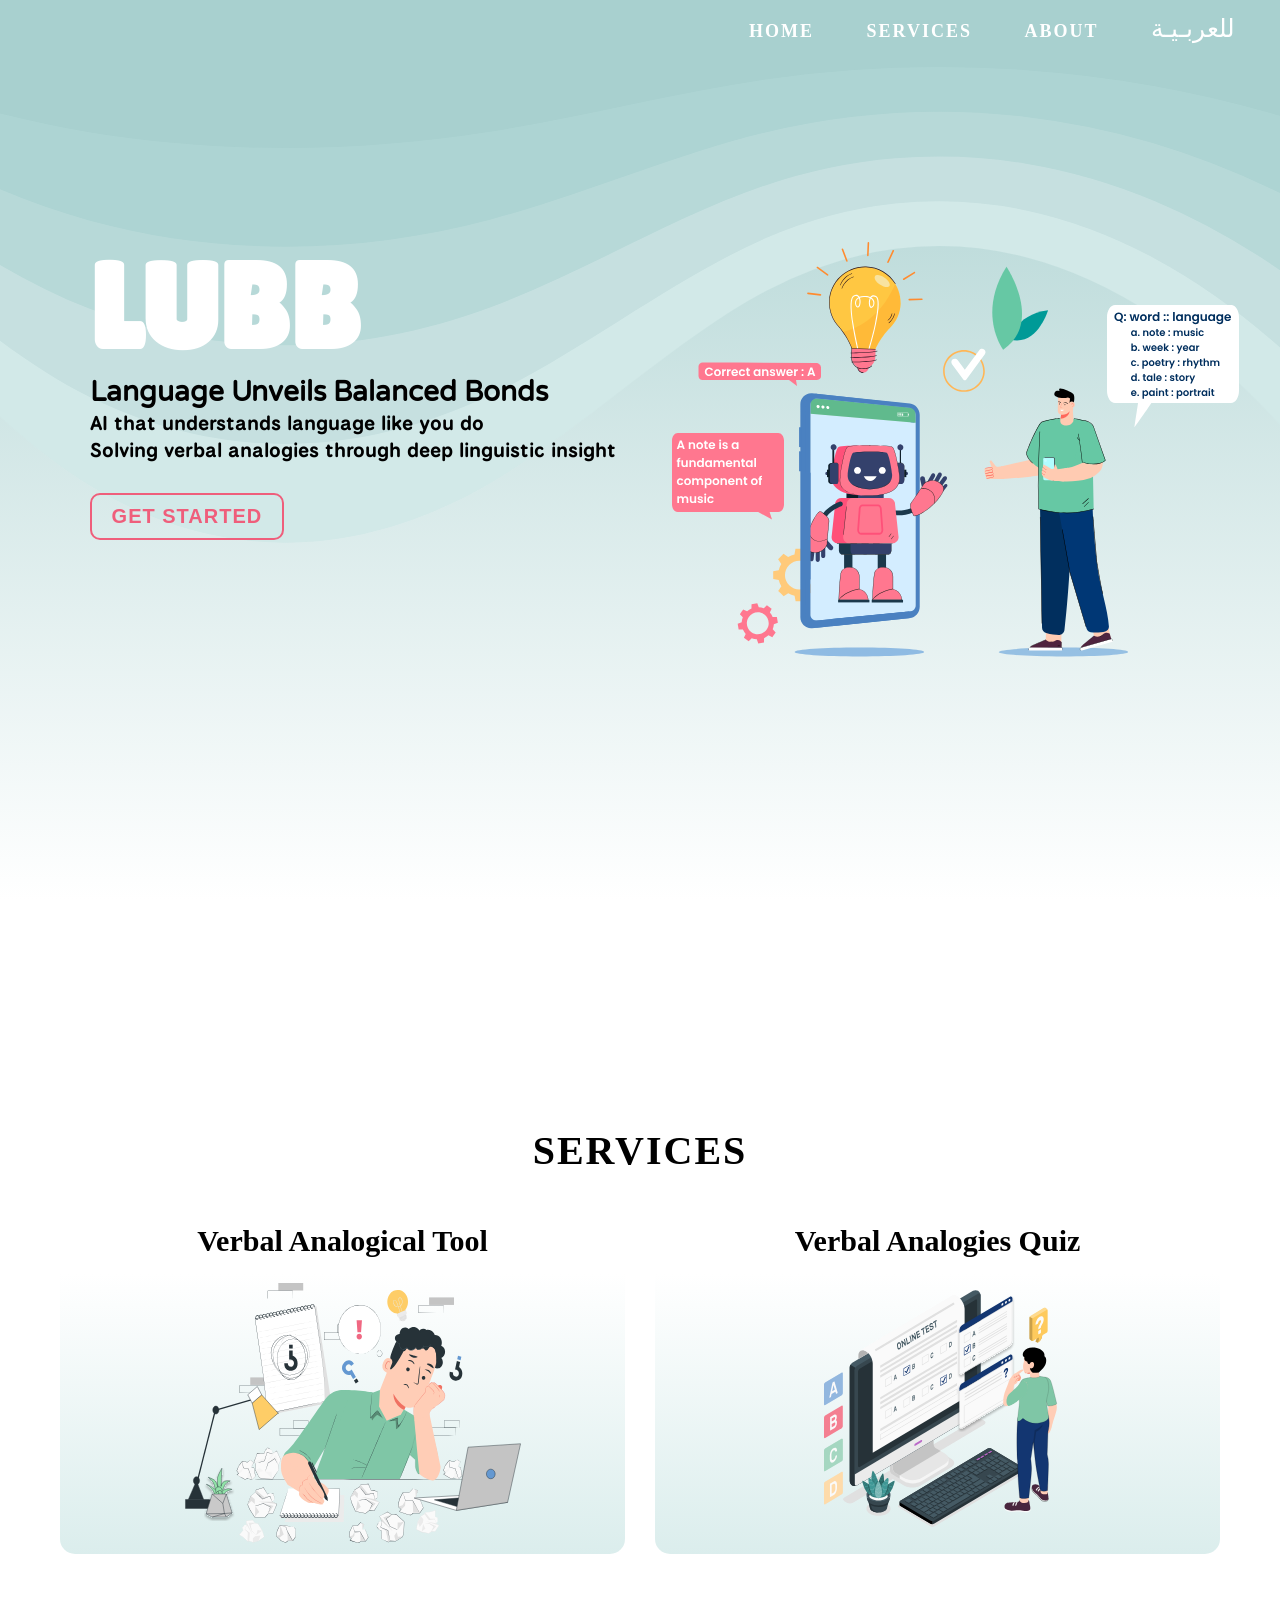
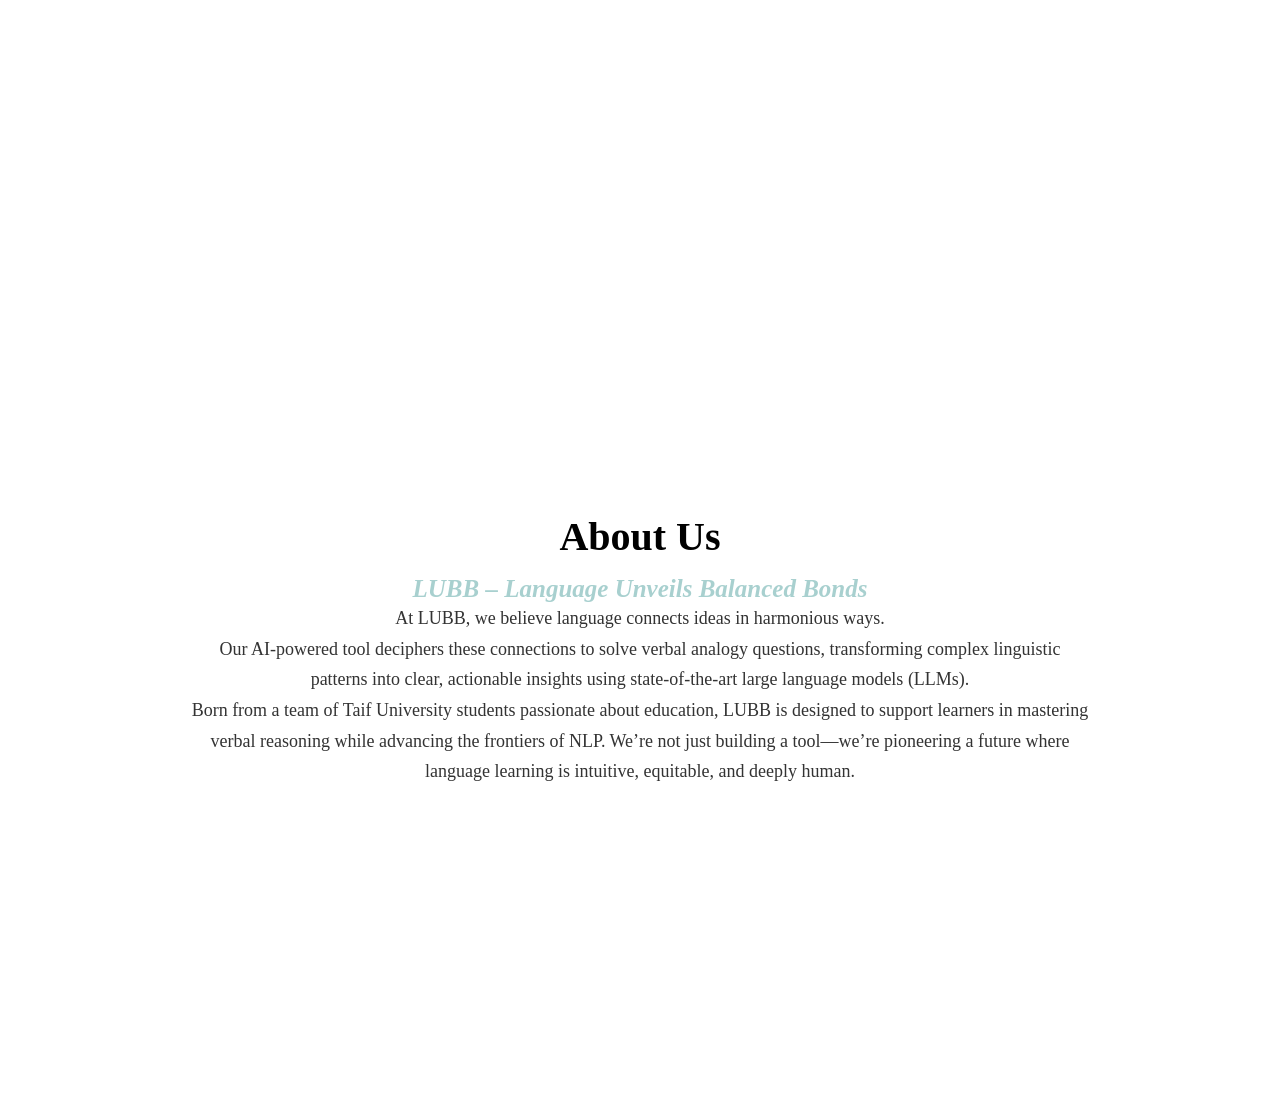
<file: index.html>
<!DOCTYPE html>
<html lang="en">
<head>
    <meta charset="UTF-8">
    <meta name="viewport" content="width=device-width, initial-scale=1.0">
    <meta name="description" content="edu tool taif universty">
    <meta name="keywords" content="AI, NLP, LLMs, solving verbal analogy, Taif University">
    <meta name="author" content="Shaima Albokhari, Buthaina Alhusin, Shoug Alharthy, Waad Alghamdi">
    <link rel="shortcut icon" type="image/png" href="lubb-white.svg" class="logo">
    <link rel="stylesheet" href="style.css">
    <title>Lubb</title>
    <link rel="preconnect" href="https://fonts.googleapis.com">
    <link rel="preconnect" href="https://fonts.gstatic.com" crossorigin>
    <link href="https://fonts.googleapis.com/css2?family=Lilita+One&family=National+Park:wght@200..800&family=Roboto:ital,wght@0,100..900;1,100..900&family=Varela+Round&display=swap" rel="stylesheet">
    <link rel="stylesheet" type="text/css" href="https://www.fontstatic.com/f=amiri-quran" />

</head>
<body>
    <!-- Header Section -->
    <section id="header">
        <div class="header container">
          <div class="nav-bar">
            <div class="brand">
       
            </div>
            <div class="nav-list">
              <div class="hamburger">
                <div class="bar"></div>
              </div>
              <ul>
                <li><a href="#home" data-after="Home">Home</a></li>
                <li><a href="#services" data-after="Services">Services</a></li>
                <li><a href="#about" data-after="About">About</a></li>
                <li><a href="./Lubb_AR" data-after="للعربـيـة" class="ar">للعربـيـة</a></li>
              </ul>
            </div>
          </div>
        </div>
      </section>
    <!-- end header -->

    <!-- home section -->
    <section id="home">
        <div class="home container">
            <div class="home-text">
                <h1>LUBB</h1>
                <h2>Language Unveils Balanced Bonds</h2>
                <h3>AI that understands language like you do</h3>
                <h3>Solving verbal analogies through deep linguistic insight</h3>
                <a href="#services" type="button" class="cta">get started</a>

            </div>
            <div class="home-image">
                <img src="home.svg">
            </div>
            <div class="custom-shape-divider-top-1744293399">
                <svg data-name="Layer 1" xmlns="http://www.w3.org/2000/svg" viewBox="0 0 1200 120" preserveAspectRatio="none">
                    <path d="M985.66,92.83C906.67,72,823.78,31,743.84,14.19c-82.26-17.34-168.06-16.33-250.45.39-57.84,11.73-114,31.07-172,41.86A600.21,600.21,0,0,1,0,27.35V120H1200V95.8C1132.19,118.92,1055.71,111.31,985.66,92.83Z" class="shape-fill"></path>
                </svg>
            </div>
            <div class="custom-shape-divider-top-1744293448">
                <svg data-name="Layer 1" xmlns="http://www.w3.org/2000/svg" viewBox="0 0 1200 120" preserveAspectRatio="none">
                    <path d="M985.66,92.83C906.67,72,823.78,31,743.84,14.19c-82.26-17.34-168.06-16.33-250.45.39-57.84,11.73-114,31.07-172,41.86A600.21,600.21,0,0,1,0,27.35V120H1200V95.8C1132.19,118.92,1055.71,111.31,985.66,92.83Z" class="shape-fill"></path>
                </svg>
            </div>
            <div class="custom-shape-divider-top-1744293625">
                <svg data-name="Layer 1" xmlns="http://www.w3.org/2000/svg" viewBox="0 0 1200 120" preserveAspectRatio="none">
                    <path d="M985.66,92.83C906.67,72,823.78,31,743.84,14.19c-82.26-17.34-168.06-16.33-250.45.39-57.84,11.73-114,31.07-172,41.86A600.21,600.21,0,0,1,0,27.35V120H1200V95.8C1132.19,118.92,1055.71,111.31,985.66,92.83Z" class="shape-fill"></path>
                </svg>
            </div>
            <div class="custom-shape-divider-top-1744293683">
                <svg data-name="Layer 1" xmlns="http://www.w3.org/2000/svg" viewBox="0 0 1200 120" preserveAspectRatio="none">
                    <path d="M985.66,92.83C906.67,72,823.78,31,743.84,14.19c-82.26-17.34-168.06-16.33-250.45.39-57.84,11.73-114,31.07-172,41.86A600.21,600.21,0,0,1,0,27.35V120H1200V95.8C1132.19,118.92,1055.71,111.31,985.66,92.83Z" class="shape-fill"></path>
                </svg>
            </div>
            <div class="custom-shape-divider-top-1744293760">
                <svg data-name="Layer 1" xmlns="http://www.w3.org/2000/svg" viewBox="0 0 1200 120" preserveAspectRatio="none">
                    <path d="M985.66,92.83C906.67,72,823.78,31,743.84,14.19c-82.26-17.34-168.06-16.33-250.45.39-57.84,11.73-114,31.07-172,41.86A600.21,600.21,0,0,1,0,27.35V120H1200V95.8C1132.19,118.92,1055.71,111.31,985.66,92.83Z" class="shape-fill"></path>
                </svg>
            </div>
            </div>
    </section>
    <!-- end home section -->

    <!-- service section -->
        <section id="services">
            <div class="service container">
                <div class="service-top">
                    <h1 class="section-title">Services</h1>
                </div>
                <div class="service-buttom">
                    <div class="service-item_1">
                        <a href="./Verbal_Analogy_Tool_DEEPSEEK_EN" class="overlay-link">
                        <div class="text-container">
                            <h2>Verbal Analogical Tool</h2>
                            <span class="service-desc">
                                <h3>Challenge your mind with analogy questions!</h3>
                                <p>Formulate your own custom analogy questions 
                                    and receive thorough, comprehensive, step-by-step
                                     explanations that clearly break down and illustrate 
                                     the logical connection and relationship linking each 
                                     individual pair of words.
                                </p>
                            </span>
                        </div>
                        <div class="image-container">
                            <img src="slove_question.svg" alt="solver" class="fullscreen-image">
                        </div>
                    </div></a>
                    <div class="service-item_2">
                        <a href="./Verbal_Analogy_Quiz_EN" class="overlay-link">
                        <div class="text-container">
                            <h2>Verbal Analogies Quiz</h2>
                            <span class="service-desc">
                                <h3>Enhance Logical Reasoning with Custom Analogy Exercises!</h3>
                                <p>
                                    Design your own tailored analogy quizzes and dive into comprehensive explanations 
                                    that unravel the logical connections between word pairs. Perfect for learners 
                                    seeking to master verbal reasoning through hands-on practice.
                                </p>
                            </span>  
                        </div>
                        <div class="image-container1">
                            <img src="game2.svg" alt="solver" class="fullscreen-image">
                        </div>
                    </div></a>
                </div>
            </div>
        </section>
    <!-- end service section -->

    <!-- about us -->
    <section id="about">
        <div class="about container">
            <div class="about_text">
                <h1 class="section-title">About Us</h1>
                <h2>LUBB – Language Unveils Balanced Bonds</h2>
                <p>At LUBB, we believe language connects ideas in harmonious ways.</p>
                <p> Our AI-powered tool deciphers these connections to solve verbal analogy questions, transforming complex linguistic patterns into clear, actionable insights using state-of-the-art large language models (LLMs).</p>
                <p>Born from a team of Taif University students passionate about education, LUBB is designed to support learners in mastering verbal reasoning while advancing the frontiers of NLP. We’re not just building a tool—we’re pioneering a future where language learning is intuitive, equitable, and deeply human.</p>
            </div>

        </div>

    </section>
    <!-- end about us -->

    <!---------------------------------------------------------------------------------------------->
    <!-- javaScript -->
    <script>
        const hamburger = document.querySelector('.header .nav-bar .nav-list .hamburger');
        const mobile_menu = document.querySelector('.header .nav-bar .nav-list ul');
        const menu_item = document.querySelectorAll('.header .nav-bar .nav-list ul li a');
        const header = document.querySelector('.header.container');
        

        hamburger.addEventListener('click', () => {
            hamburger.classList.toggle('active');
            mobile_menu.classList.toggle('active');
        });
        document.addEventListener('scroll', () => {
            var scroll_position = window.scrollY;

            if (scroll_position > 0) {
                header.style.backgroundImage = 'linear-gradient(to right, #B2D6D6 20%, #B7D9D8 40%, #ADD4D3 70%,  #A8D0CF 100%)';
            } else {
                header.style.backgroundImage = 'none';
                header.style.backgroundColor = 'transparent';
            }
        });

        const navList = document.querySelector('.nav-list ul');
        const navLinks = document.querySelectorAll('.nav-list ul a');

        // إضافة حدث عند النقر على أي رابط في القائمة
        navLinks.forEach(link => {
            link.addEventListener('click', () => {
                navList.classList.remove('active'); // إغلاق القائمة المنسدلة
                hamburger.classList.remove('active'); // إعادة زر البرغر لحالته الأصلية
            });
        });


    </script>
</body>
</html>
</file>
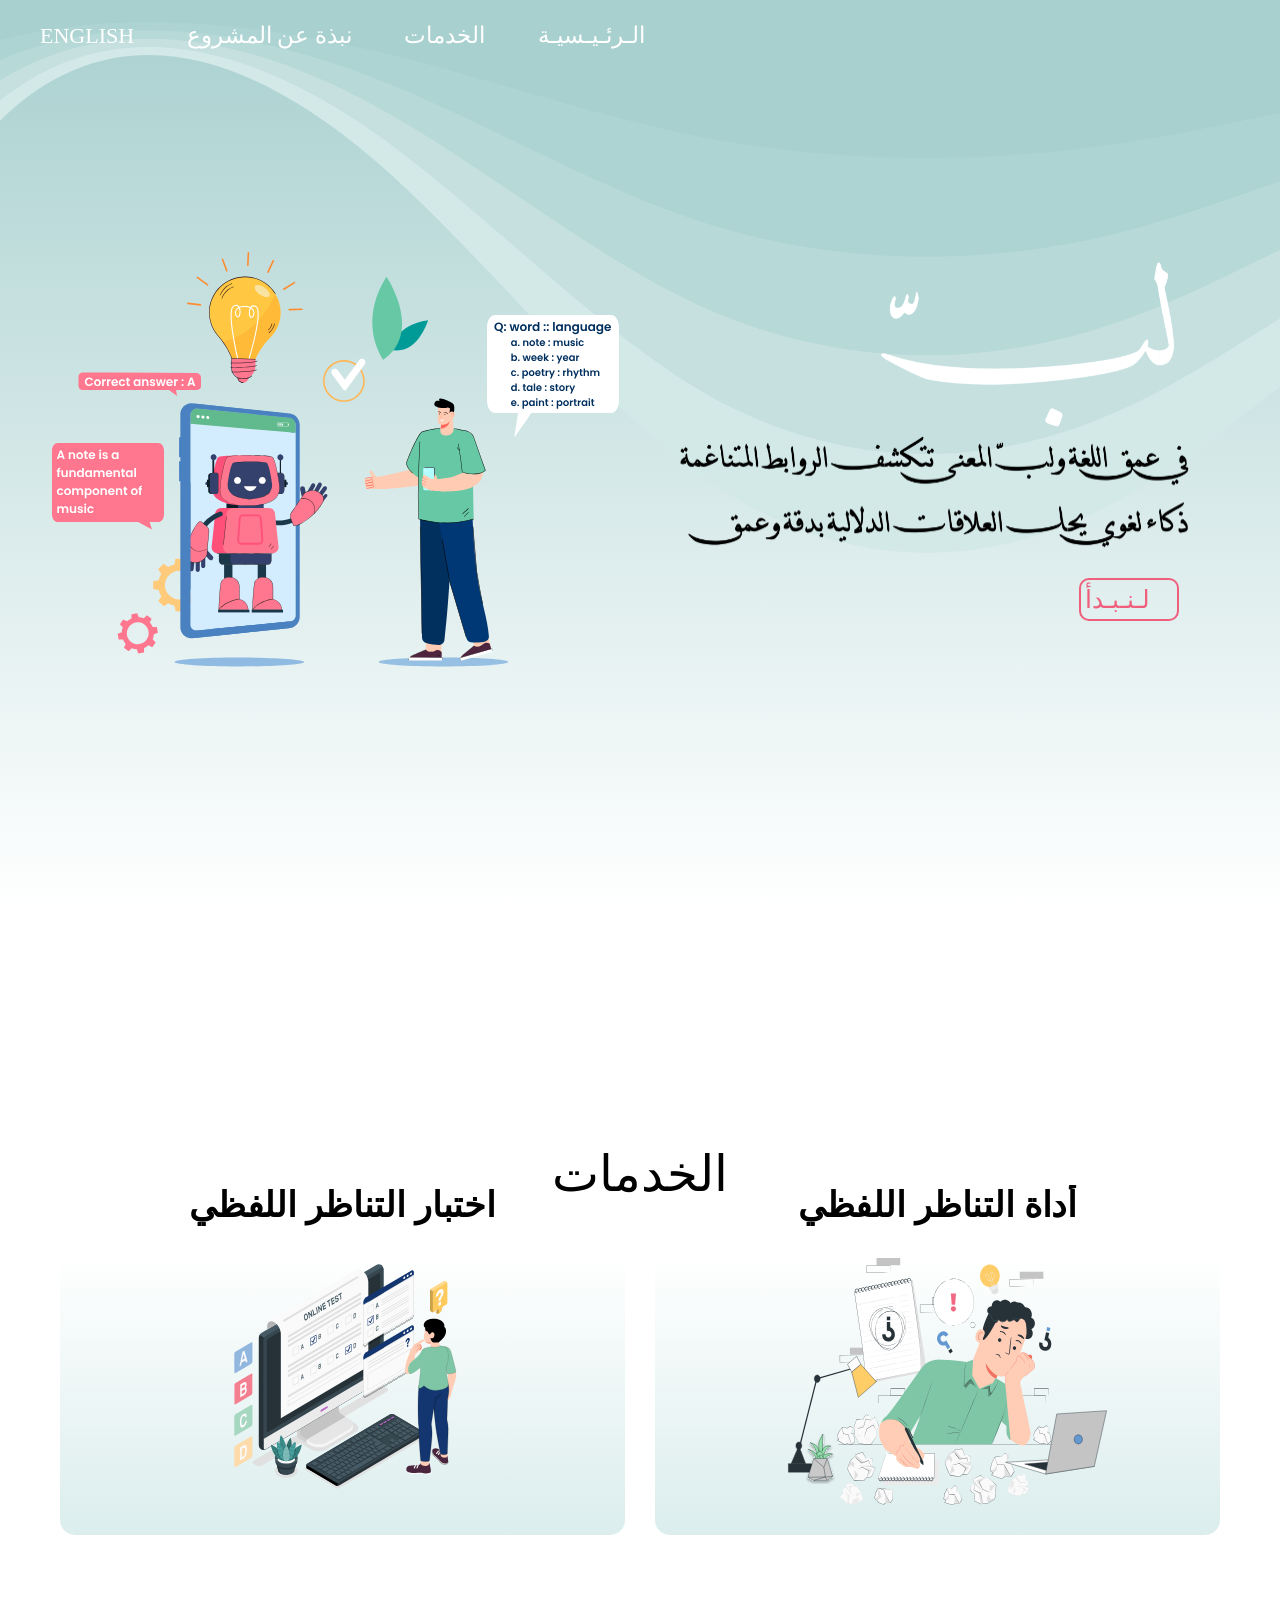
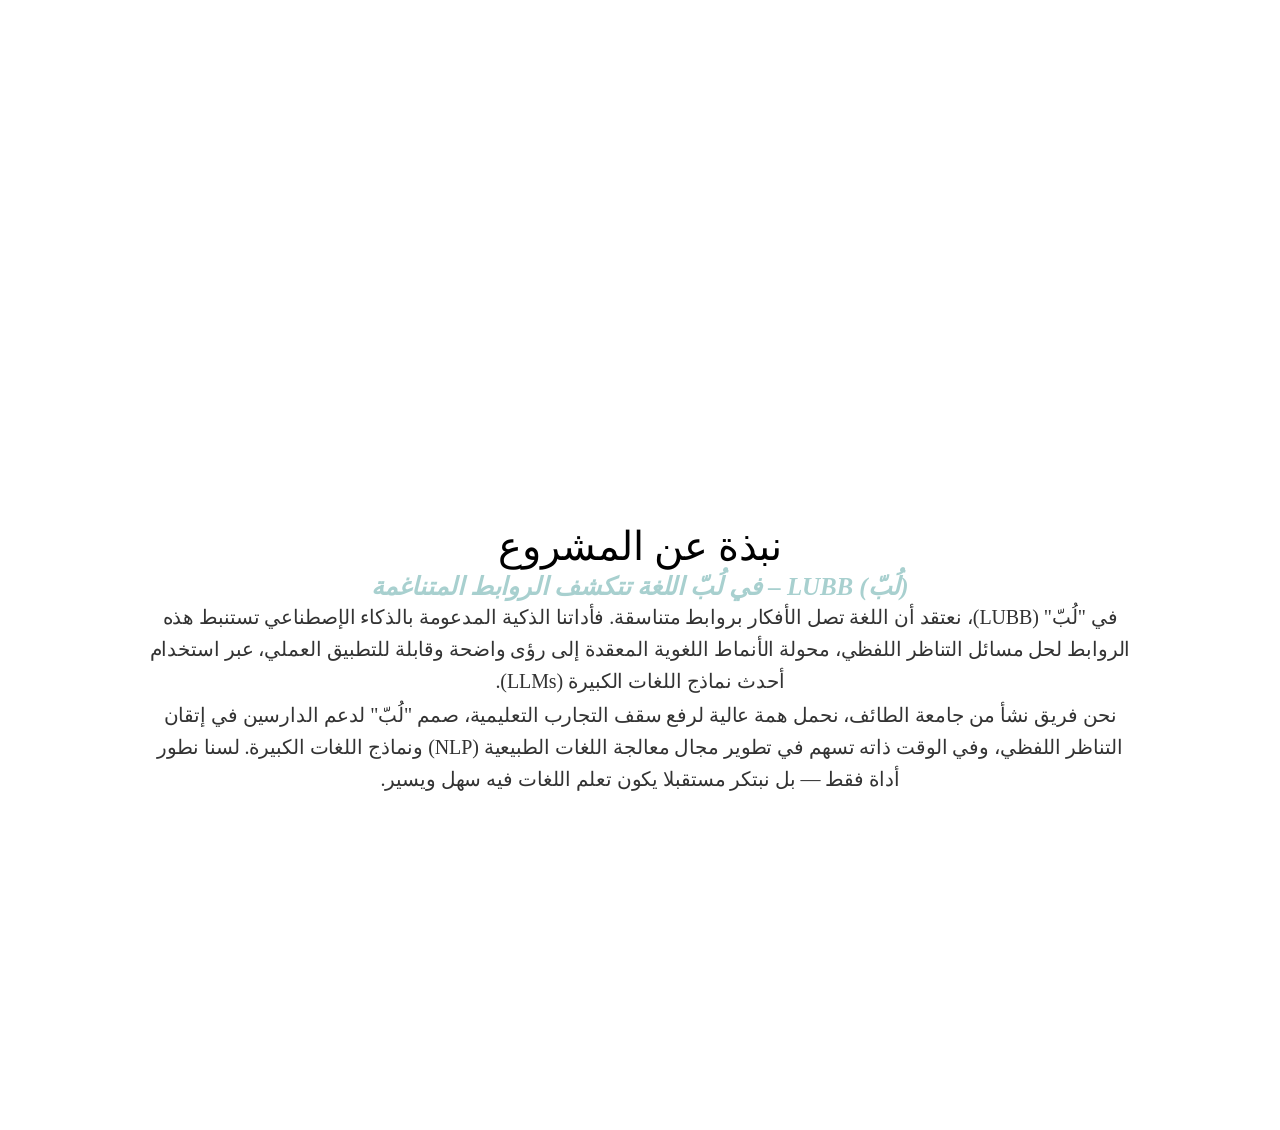
<file: Lubb_AR.html>
<!DOCTYPE html>
<html dir="rtl">
<head>
    <meta charset="UTF-8">
    <meta name="viewport" content="width=device-width, initial-scale=1.0">
    <meta name="description" content="edu tool taif universty">
    <meta name="keywords" content="AI, NLP, LLMs, solving verbal analogy, Taif University">
    <meta name="author" content="Shaima Albokhari, Buthaina Alhusin, Shoug Alharthy, Waad Alghamdi">
    <link rel="shortcut icon" type="image/png" href="lubb-white.svg" class="logo">
    <link rel="stylesheet" href="css-ar.css">
    <link rel="stylesheet" type="text/css" href="https://www.fontstatic.com/f=hayah" />
    <link rel="stylesheet" type="text/css" href="https://www.fontstatic.com/f=albayan" />
    <link rel="stylesheet" type="text/css" href="https://www.fontstatic.com/f=amiri-quran" />
    <link rel="stylesheet" type="text/css" href="https://www.fontstatic.com/f=ghala-bold" />
    <link rel="stylesheet" type="text/css" href="https://www.fontstatic.com/f=bein-normal" />
    <link rel="stylesheet" type="text/css" href="https://www.fontstatic.com/f=taha-naskh" />
    <link rel="stylesheet" type="text/css" href="https://www.fontstatic.com/f=mirza-medium" />
    <link rel="stylesheet" type="text/css" href="https://www.fontstatic.com/f=neckar-bold" />

    <title>لب</title>

</head>
<body>
    <!-- Header Section -->
    <section id="header">
        <div class="header container">
          <div class="nav-bar">
            <div class="brand">

            </div>
            <div class="nav-list">
              <div class="hamburger">
                <div class="bar"></div>
              </div>
              <ul >
                <li><a href="#home" data-after="الرئــيـسـيـة" class="ar">الـرئـيـسيـة</a></li>
                <li><a href="#services" data-after="الخدمات" class="ar">الخدمات</a></li>
                <li><a href="#about" data-after="نبذةالمشروع"class="ar">نبذة عن المشروع</a></li>
                <li><a href="./" data-after="للإنجلـيزيـة" class="en">English</a></li>
          
              </ul>
            </div>
          </div>
        </div>
      </section>
    <!-- end header -->

    <!-- home section -->
    <section id="home">
        <div class="home container">
            <div class="home-text">
                <img class="first" src="lubb-white.svg" style="width: 300px; margin-top: 30px;">
                <img class="second" src="sentence-arabic.svg" style="width: 550px; margin-right: -30px; margin-bottom: 10px;">
                <a href="#services" type="button" class="cta">لـنـبـدأ</a>

            </div>
            <div class="home-image">
                <img src="home.svg" style="margin-right: -40px;">
            </div>
            <div class="custom-shape-divider-top-1744293399">
                <svg data-name="Layer 1" xmlns="http://www.w3.org/2000/svg" viewBox="0 0 1200 120" preserveAspectRatio="none">
                    <path d="M985.66,92.83C906.67,72,823.78,31,743.84,14.19c-82.26-17.34-168.06-16.33-250.45.39-57.84,11.73-114,31.07-172,41.86A600.21,600.21,0,0,1,0,27.35V120H1200V95.8C1132.19,118.92,1055.71,111.31,985.66,92.83Z" class="shape-fill"></path>
                </svg>
            </div>
            <div class="custom-shape-divider-top-1744293448">
                <svg data-name="Layer 1" xmlns="http://www.w3.org/2000/svg" viewBox="0 0 1200 120" preserveAspectRatio="none">
                    <path d="M985.66,92.83C906.67,72,823.78,31,743.84,14.19c-82.26-17.34-168.06-16.33-250.45.39-57.84,11.73-114,31.07-172,41.86A600.21,600.21,0,0,1,0,27.35V120H1200V95.8C1132.19,118.92,1055.71,111.31,985.66,92.83Z" class="shape-fill"></path>
                </svg>
            </div>
            <div class="custom-shape-divider-top-1744293625">
                <svg data-name="Layer 1" xmlns="http://www.w3.org/2000/svg" viewBox="0 0 1200 120" preserveAspectRatio="none">
                    <path d="M985.66,92.83C906.67,72,823.78,31,743.84,14.19c-82.26-17.34-168.06-16.33-250.45.39-57.84,11.73-114,31.07-172,41.86A600.21,600.21,0,0,1,0,27.35V120H1200V95.8C1132.19,118.92,1055.71,111.31,985.66,92.83Z" class="shape-fill"></path>
                </svg>
            </div>
            <div class="custom-shape-divider-top-1744293683">
                <svg data-name="Layer 1" xmlns="http://www.w3.org/2000/svg" viewBox="0 0 1200 120" preserveAspectRatio="none">
                    <path d="M985.66,92.83C906.67,72,823.78,31,743.84,14.19c-82.26-17.34-168.06-16.33-250.45.39-57.84,11.73-114,31.07-172,41.86A600.21,600.21,0,0,1,0,27.35V120H1200V95.8C1132.19,118.92,1055.71,111.31,985.66,92.83Z" class="shape-fill"></path>
                </svg>
            </div>
            <div class="custom-shape-divider-top-1744293760">
                <svg data-name="Layer 1" xmlns="http://www.w3.org/2000/svg" viewBox="0 0 1200 120" preserveAspectRatio="none">
                    <path d="M985.66,92.83C906.67,72,823.78,31,743.84,14.19c-82.26-17.34-168.06-16.33-250.45.39-57.84,11.73-114,31.07-172,41.86A600.21,600.21,0,0,1,0,27.35V120H1200V95.8C1132.19,118.92,1055.71,111.31,985.66,92.83Z" class="shape-fill"></path>
                </svg>
            </div>
            
      
            </div>
    </section>
    <!-- end home section -->

    <!-- service section -->
    <section id="services">
        <div class="service container">
            <div class="service-top">
                <h1 class="section-title">الخدمات</h1>
            </div>
            <div class="service-buttom">
                    <div class="service-item_1">
                    <a href="Verbal_Analogy_Tool_DEEPSEEK_AR" class="overlay-link">
                    <div class="text-container">
                        <h2>أداة التناظر اللفظي</h2>
                        <span class="service-desc">
                            <h3>اختبر قدراتك العقلية وارتقِ بمهاراتك اللغوية من خلال أسئلة التناظر اللفظي </h3>
                            <p>صمم أسئلة تناظرية مخصصة بنفسك، واحصل على شروحات شاملة ومفصلة خطوة بخطوة، توضح بوضوح الرابط المنطقي والعلاقة التي تربط بين كل زوج من الكلمات.</p>
                        </span>
                    </div>
                    <div class="image-container">
                        <img src="slove_question.svg" alt="solver" class="fullscreen-image">
                    </div>
                </div></a>
                
                <div class="service-item_2">
                    <a href="./Verbal_Analogy_Quiz_AR" class="overlay-link">
                    <div class="text-container">
                        <h2>اختبار التناظر اللفظي</h2>
                        <span class="service-desc">
                            <h3>عزز التفكير المنطقي بتمارين تناظر مخصصة!</h3>
                            <p>
                                صمم اختبارات تناظر لفظي مخصصة واستكشف شروحات تفصيلية تكشف الروابط المنطقية بين أزواج الكلمات. 
                                خيار مثالي للمتعلمين الراغبين في إتقان الاستدلال اللفظي عبر التطبيق العملي.
                            </p>
                        </span>
                    </div>
                    <div class="image-container1">
                        <img src="game2.svg" alt="solver" class="fullscreen-image">
                    </div>
                </div></a>
                
            </div>
        </div>
    </section>

    <!-- about us -->
    <section id="about">
        <div class="about container">
            <div class="about_text">
                <h1 class="section-title">نبذة عن المشروع</h1>
                <h2>(لُبّ) LUBB – في لُبّ اللغة تتكشف الروابط المتناغمة</h2>
                <p>في "لُبّ" (LUBB)، نعتقد أن اللغة تصل الأفكار بروابط متناسقة. فأداتنا الذكية المدعومة بالذكاء الإصطناعي تستنبط هذه الروابط لحل مسائل التناظر اللفظي، محولة الأنماط اللغوية المعقدة إلى رؤى واضحة وقابلة للتطبيق العملي، عبر استخدام أحدث نماذج اللغات الكبيرة (LLMs).</p>

                <p>نحن فريق نشأ من جامعة الطائف، نحمل همة عالية لرفع سقف التجارب التعليمية، صمم "لُبّ" لدعم الدارسين في إتقان التناظر اللفظي، وفي الوقت ذاته تسهم في تطوير مجال معالجة اللغات الطبيعية (NLP) ونماذج اللغات الكبيرة. لسنا نطور أداة فقط — بل نبتكر مستقبلا يكون تعلم اللغات فيه سهل ويسير.</p>
            </div>
        </div>

    </section>
    <!-- end about us -->

    <!---------------------------------------------------------------------------------------------->
    <!-- javaScript -->
    <script>
        const hamburger = document.querySelector('.header .nav-bar .nav-list .hamburger');
        const mobile_menu = document.querySelector('.header .nav-bar .nav-list ul');
        const menu_item = document.querySelectorAll('.header .nav-bar .nav-list ul li a');
        const header = document.querySelector('.header.container');
        

        hamburger.addEventListener('click', () => {
            hamburger.classList.toggle('active');
            mobile_menu.classList.toggle('active');
        });
        document.addEventListener('scroll', () => {
            var scroll_position = window.scrollY;

            if (scroll_position > 0) {
                header.style.backgroundImage = 'linear-gradient(to right, #B2D6D6 20%, #B7D9D8 40%, #ADD4D3 70%,  #A8D0CF 100%)';
            } else {
                header.style.backgroundImage = 'none';
                header.style.backgroundColor = 'transparent';
            }
        });

        menu_item.forEach((item) => {
            item.addEventListener('click', () => {
                hamburger.classList.toggle('active');
                mobile_menu.classList.toggle('active');
            });
        });


  
    </script>
</body>
</html>
</file>
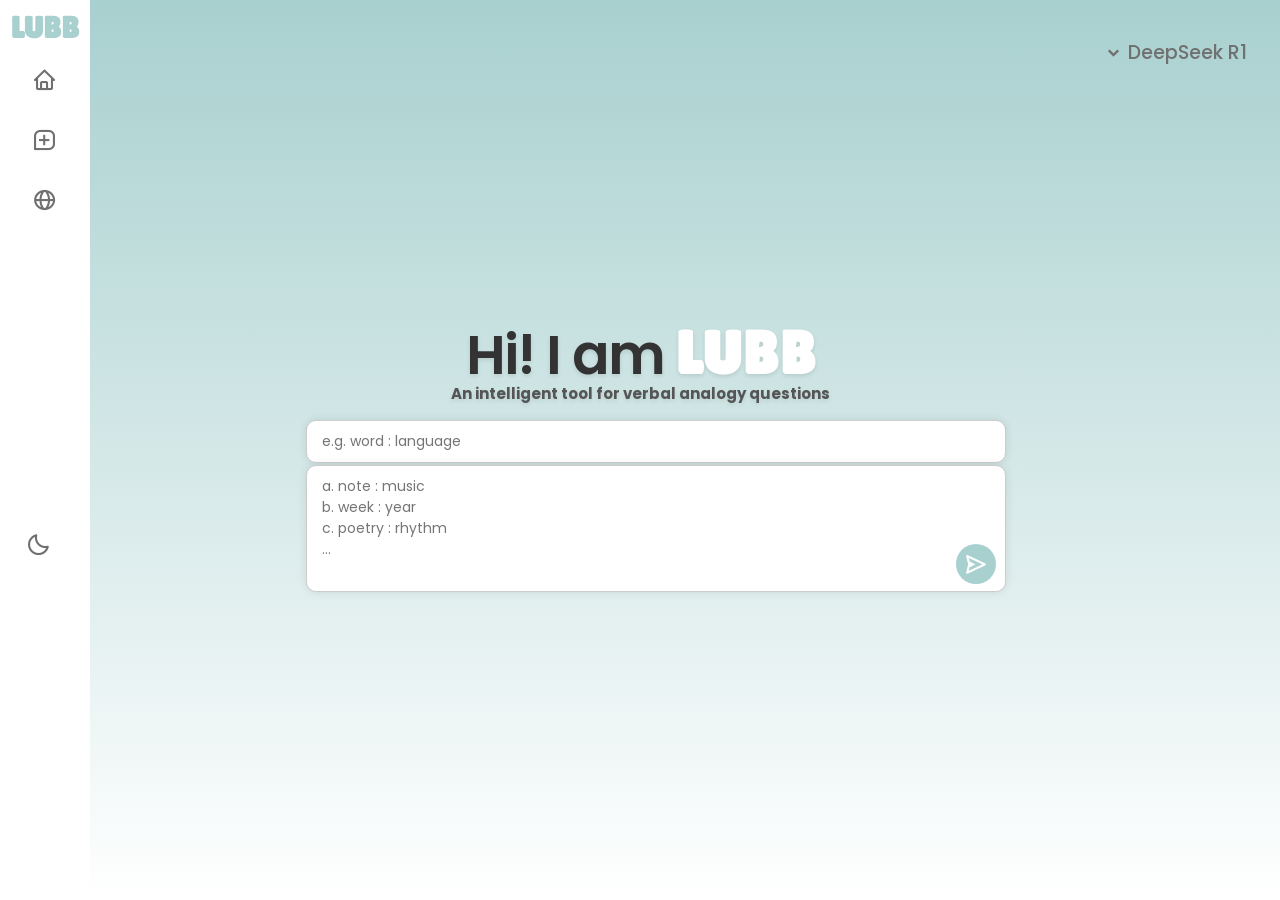
<file: Verbal_Analogy_Tool_DEEPSEEK_EN.html>
<!DOCTYPE html>
<html lang="en">
<head>
    <meta charset="UTF-8">
    <meta name="viewport" content="width=device-width, initial-scale=1.0">
    <link rel="stylesheet" href="slover_style.css">
    <title>Verbal Analogical Tool</title>
    <link href='https://unpkg.com/boxicons@2.1.4/css/boxicons.min.css' rel='stylesheet'>
    <link href="https://fonts.googleapis.com/css2?family=Poppins&display=swap" rel="stylesheet">
    <link rel="shortcut icon" type="image/png" href="lubb-white.svg" class="logo">
    <link rel="preconnect" href="https://fonts.googleapis.com">
    <link rel="preconnect" href="https://fonts.gstatic.com" crossorigin>
    <link href="https://fonts.googleapis.com/css2?family=Lilita+One&family=National+Park:wght@200..800&family=Poppins:ital,wght@0,100;0,200;0,300;0,400;0,500;0,600;0,700;0,800;0,900;1,100;1,200;1,300;1,400;1,500;1,600;1,700;1,800;1,900&family=Roboto:ital,wght@0,100..900;1,100..900&family=Varela+Round&display=swap" rel="stylesheet">
    <link rel="stylesheet" type="text/css" href="https://www.fontstatic.com/f=amiri-quran" />

</head>
<body>
    <section id="sidebar">
            <!-- Sidebar -->
            <div class="sidebar close">
                <header>
                  <div class="image-text">
                    <div class="text header-text">
                      <span class="name"><h2>LUBB</h2></span>
                      <span class="profession"><h4>Verbal Analogy Tool</h4></span>
                    </div>
                  </div>

                </header>
                <div class="menu-bar">
                  <div class="menu">
                    <ul class="menu-links">
                      <li><a href="./"><i class='bx bx-home icon'></i><span class="text">Home</span></a></li>
                      <li><a href="./Verbal_Analogy_Tool_DEEPSEEK_EN"><i class='bx bx-message-square-add icon'></i><span class="text">New Page</span></a></li>
                      <li><a href="Verbal_Analogy_Tool_DEEPSEEK_AR"><i class='bx bx-globe icon'></i><span class="text">Arabic Language</span></a></li>
                    </ul>
                  </div>
              
                  <div class="bottom-content">
                    <li class="mode">
                            <div class="moon-sun">
                                <i class='bx bx-moon icon moon'></i>
                                <i class='bx bx-sun icon sun'></i>
                              </div>
                              <span class="mode-text text">Dark Mode</span>
      
                              <div class="toggle-switch">
                                  <span class="switch"></span>
                              </div>
                      </li>
                  </div>
                </div>
                
    </section>
    <section id="home">
        <div class="home-container"> <!-- تغيير اسم الكلاس لتجنب التعارض -->
          <div id="model" class="model-box">
            <button class="model-btn"><span class="label"><i class='bx bxs-chevron-down' ></i>DeepSeek R1</span></button>
            <div class="model-selector">
              <a href="./Verbal_Analogy_Tool_GPT4o_EN" data-model="gpt-4">GPT-4o</a>
            </div>
          </div>
            <div class="home-text" >
                    <h1 class="welcome">Hi! I am <span class="brand">LUBB</span></h1>
                    <h3 class="welcome">An intelligent tool for verbal analogy questions</h3>
                
                    <!-- <label for="analogy-question">Enter your analogy question:</label>-->
                    <input type="text" autocomplete="off" id="analogy-question" placeholder="e.g. word : language" />
                    <!--<label for="options">Enter the answer choices (one per line):</label>-->
                    <textarea style="resize: none; width: 700px;" id="options" rows="5" placeholder="a. note : music&#10;b. week : year&#10;c. poetry : rhythm&#10;..."></textarea>
                    <button type="submit" class="cta"><i class='bx bx-send icon'></i></button>
                    <div id="result" class="result-box"></div>

             </div>
        </div>
    </section>
    
    
    <script src="solver_script.js"> </script>
</body>
</html>
</file>
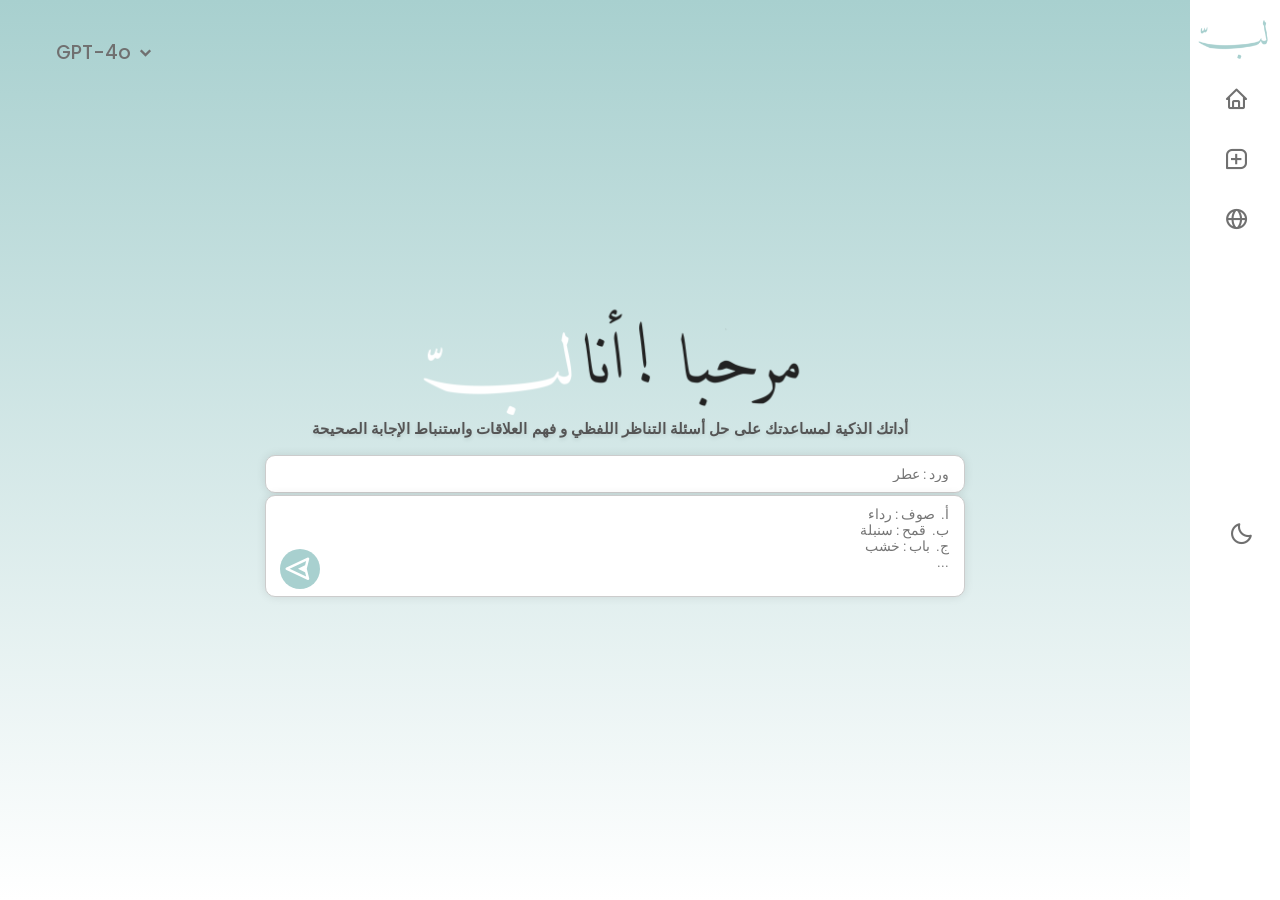
<file: Verbal_Analogy_Tool_GPT4O_AR.html>
<!DOCTYPE html>
<html dir="rtl">
<head>
    <meta charset="UTF-8">
    <meta name="viewport" content="width=device-width, initial-scale=1.0">
    <link rel="stylesheet" href="slover_style-ar.css">
    <title>أداة التناظر اللفظي</title>
    <link href='https://unpkg.com/boxicons@2.1.4/css/boxicons.min.css' rel='stylesheet'>
    <link href="https://fonts.googleapis.com/css2?family=Poppins&display=swap" rel="stylesheet">
    <link rel="shortcut icon" type="image/png" href="lubb-ar-word.svg" class="logo">
    <link href='https://unpkg.com/boxicons@2.1.4/css/boxicons.min.css' rel='stylesheet'>
    <link href="https://fonts.googleapis.com/css2?family=Poppins&display=swap" rel="stylesheet">
    <link rel="shortcut icon" type="image/png" href="lubb-white.svg" class="logo">
    <link rel="preconnect" href="https://fonts.googleapis.com">
    <link rel="preconnect" href="https://fonts.gstatic.com" crossorigin>
    <link href="https://fonts.googleapis.com/css2?family=Lilita+One&family=National+Park:wght@200..800&family=Poppins:ital,wght@0,100;0,200;0,300;0,400;0,500;0,600;0,700;0,800;0,900;1,100;1,200;1,300;1,400;1,500;1,600;1,700;1,800;1,900&family=Roboto:ital,wght@0,100..900;1,100..900&family=Varela+Round&display=swap" rel="stylesheet">
    <link rel="stylesheet" type="text/css" href="https://www.fontstatic.com/f=amiri-quran" />
    <link href="https://fonts.googleapis.com/css2?family=Poppins:wght@400;500&display=swap" rel="stylesheet">

</head>
<body>
    <section id="sidebar">
            <!-- Sidebar -->
            <div class="sidebar close">
                <header>
                  <div class="image-text">
                    <div class="text header-text">
                      <img src="lubb-blue.svg" style="width: 70px; margin-right: -2px; margin-top: 10px;" >
                      <span class="profession"><h4>أداة التناظر اللفظي</h4></span>
                    </div>
                  </div>

                </header>
                <div class="menu-bar">
                  <div class="menu">
                    <ul class="menu-links">
                      <li><a href="./Lubb_AR"><i class='bx bx-home icon'></i><span class="text">الصفحة الرئيسية</span></a></li>
                      <li><a href="./Verbal_Analogy_Tool_GPT4O_AR"><i class='bx bx-message-square-add icon'></i><span class="text">صفحة جديدة</span></a></li>
                      <li><a href="./Verbal_Analogy_Tool_GPT4o_EN"><i class='bx bx-globe icon'></i><span class="text en">English</span></a></li>
                    </ul>
              
                  <div class="bottom-content">
                    <li class="mode">
                            <div class="moon-sun">
                                <i class='bx bx-moon icon moon'></i>
                                <i class='bx bx-sun icon sun'></i>
                              </div>
                              <span class="mode-text text">الوضع الداكن</span>
      
                              <div class="toggle-switch">
                                  <span class="switch"></span>
                              </div>
                      </li>
                  </div>
                </div>
    </section>
    <section id="home">
        <div class="home-container"> <!-- تغيير اسم الكلاس لتجنب التعارض -->
          <div id="model" class="model-box">
            <button class="gpt-4"><span class="label"><i class='bx bxs-chevron-down' ></i>GPT-4o</span></button>
            <div class="model-selector">
              <a href="./Verbal_Analogy_Tool_DEEPSEEK_AR" data-model="deepseek">DeepSeek R1</a>
            </div>
          </div>
            <div class="home-text" >
                    <img id="hello" src="hello-lubb.svg" style="width: 380px; margin-left: -60px;">
                    <h3 class="welcome">أداتك الذكية لمساعدتك على حل أسئلة التناظر اللفظي و فهم العلاقات واستنباط الإجابة الصحيحة</h3>
                    <!-- <label for="analogy-question">Enter your analogy question:</label>-->
                    <input type="text" autocomplete="off" id="analogy-question" placeholder="ورد : عطر" />
                    <!--<label for="options">Enter the answer choices (one per line):</label>-->
                    <textarea style="resize: none; width: 700px;" id="options" rows="5" placeholder="أ.  صوف : رداء&#10;ب.  قمح : سنبلة &#10;ج.  باب : خشب&#10;..."></textarea>
                    <button type="submit" class="cta" id="submitButton"><i class='bx bx-send icon'></i></button>
                    <div id="result" class="result-box"></div>

             </div>
        </div>
    </section>
    
    
    <script src="ar_gpt.js"> </script>
</body>
</html>
</file>
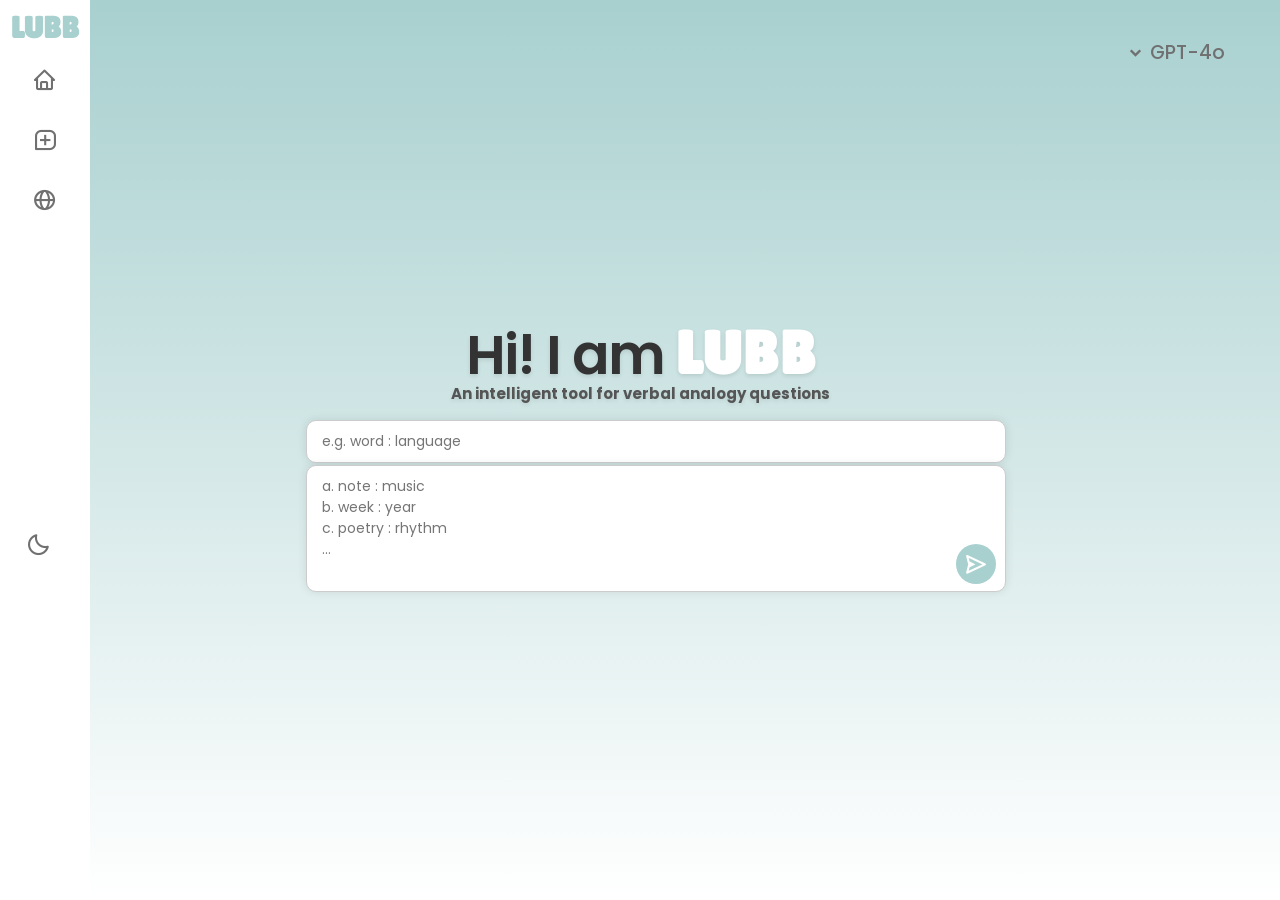
<file: Verbal_Analogy_Tool_GPT4o_EN.html>
<!DOCTYPE html>
<html lang="en">
<head>
    <meta charset="UTF-8">
    <meta name="viewport" content="width=device-width, initial-scale=1.0">
    <link rel="stylesheet" href="slover_style.css">
    <title>Verbal Analogical Tool</title>
    <link href='https://unpkg.com/boxicons@2.1.4/css/boxicons.min.css' rel='stylesheet'>
    <link href="https://fonts.googleapis.com/css2?family=Poppins&display=swap" rel="stylesheet">
    <link rel="shortcut icon" type="image/png" href="lubb-white.svg" class="logo">
    <link rel="preconnect" href="https://fonts.googleapis.com">
    <link rel="preconnect" href="https://fonts.gstatic.com" crossorigin>
    <link href="https://fonts.googleapis.com/css2?family=Lilita+One&family=National+Park:wght@200..800&family=Poppins:ital,wght@0,100;0,200;0,300;0,400;0,500;0,600;0,700;0,800;0,900;1,100;1,200;1,300;1,400;1,500;1,600;1,700;1,800;1,900&family=Roboto:ital,wght@0,100..900;1,100..900&family=Varela+Round&display=swap" rel="stylesheet">

</head>
<body>
    <section id="sidebar">
            <!-- Sidebar -->
            <div class="sidebar close">
                <header>
                  <div class="image-text">
                    <div class="text header-text">
                      <span class="name"><h2>LUBB</h2></span>
                      <span class="profession"><h4>Verbal Analogy Tool</h4></span>
                    </div>
                  </div>

                </header>
                <div class="menu-bar">
                  <div class="menu">
                    <ul class="menu-links">
                      <li><a href="./"><i class='bx bx-home icon'></i><span class="text">Home</span></a></li>
                      <li><a href="./Verbal_Analogy_Tool_GPT4o_EN" class='bx bx-message-square-add icon'></i><span class="text">New Page</span></a></li>
                      <li><a href="Verbal_Analogy_Tool_GPT4O_AR"><i class='bx bx-globe icon'></i><span class="text">Arabic Language</span></a></li>
                    </ul>
                  </div>
              
              
                  <div class="bottom-content">
                    <li class="mode">
                            <div class="moon-sun">
                                <i class='bx bx-moon icon moon'></i>
                                <i class='bx bx-sun icon sun'></i>
                              </div>
                              <span class="mode-text text">Dark Mode</span>
      
                              <div class="toggle-switch">
                                  <span class="switch"></span>
                              </div>
                      </li>
                  </div>
                </div>
    </section>
    <section id="home">
        <div class="home-container"> <!-- تغيير اسم الكلاس لتجنب التعارض -->
          <div id="model" class="model-box">
            <button class="GPT4o"><span class="label"><i class='bx bxs-chevron-down' ></i>GPT-4o</span></button>
            <div class="model-selector">
              <a href="./Verbal_Analogy_Tool_DEEPSEEK_EN" data-model="deepseek">DeepSeek R1</a>
            </div>
          </div>
            <div class="home-text" >
                    <h1 class="welcome">Hi! I am <span class="brand">LUBB</span></h1>
                    <h3 class="welcome">An intelligent tool for verbal analogy questions</h3>
                
                    <!-- <label for="analogy-question">Enter your analogy question:</label>-->
                    <input type="text" autocomplete="off" id="analogy-question" placeholder="e.g. word : language" />
                    <!--<label for="options">Enter the answer choices (one per line):</label>-->
                    <textarea style="resize: none; width: 700px;" id="options" rows="5" placeholder="a. note : music&#10;b. week : year&#10;c. poetry : rhythm&#10;..."></textarea>
                    <button type="submit" class="cta"><i class='bx bx-send icon'></i></button>
                    <div id="result" class="result-box"></div>

             </div>
        </div>
    </section>
    
    
    <script src="gpt4o.js"> </script>
</body>
</html>
</file>
<file: style.css>
@import url('https://fonts.googleapis.com/css2?family=Lilita+One&family=National+Park:wght@200..800&family=Roboto:ital,wght@0,100..900;1,100..900&family=Varela+Round&display=swap');
.varela-round-regular {
    font-family: "Varela Round", sans-serif;
    font-weight: 400;
    font-style: normal;
}

.roboto{
    font-family: "Roboto", sans-serif;
    font-optical-sizing: auto;
    font-weight: 500;
    font-style: normal;
    font-variation-settings:
      "wdth" 100;
}

.national-park{
    font-family: "National Park", sans-serif;
    font-optical-sizing: auto;
    font-weight: 500;
    font-style: normal;
}
.lilita-one-regular {
    font-family: "Lilita One", sans-serif;
    font-weight: 400;
    font-style: normal;
  }
/*____________________________________________________________*/  
* {
	padding: 0;
	margin: 0;
	box-sizing: border-box;

}
#footer{
    background:
    linear-gradient(
       to bottom,
       #FFFFFF 0%,
       #A8D0CF 100%
   ); 
}
*:focus {
    outline: none !important;
}

html {
	font-size: 10px;
	font-family:'Times New Roman', Times, serif;
	scroll-behavior: smooth;
}
body{
    background-color: #FFFFFF;
}
a {
	text-decoration: none;
}
.container {
	min-height: 100vh;
	width: 100%;
	display: flex;
	align-items: center;
	justify-content: center;
}
img {
	height: 100%;
	width: 100%;
	object-fit: cover;
}

.brand h1 {
	font-size: 4rem;
	text-transform: uppercase;
	color: #FFFFFF;
    text-decoration: none;
    margin-left: 20px;
    font-family: "Lilita One", sans-serif;
}

/*___________________________________________________________________________________________*/
/* Header section */
#header {
	position: fixed;
	z-index: 1000;
	left: 0;
	top: 0;
	width: 100vw;
	height: auto;
    z-index: 1000;
    background: transparent;    
}
#header .header {
	min-height: 8vh;
	background-color:transparent ;
    transition: background-image 0.3s ease, background-color 0.3s ease;
      
}

#header .nav-bar {
	display: flex;
	align-items: center;
	justify-content: space-between;
	width: 100%;
	height: 100%;
	max-width: 1300px;
	padding: 0;
} 
#header .nav-list ul {
	list-style: none;
	position: absolute;
    /*color burger*/
	background-color: #A8D0CF;
	width: 100vw;
	height: 100vh;
	left: 100%;
	top: 0;
	display: flex;
	flex-direction: column;
	justify-content: center;
	align-items: center;
	z-index: 1;
	overflow-x: hidden;
	transition: 0.5s ease left;
    margin-right: 20px;
    font-family: 'Times New Roman', Times, serif;
    font-weight: bold;
}
#header .nav-list ul.active {
	left: 0%;
}
#header .nav-list ul a {
	font-size: 2.5rem;
	font-weight: bold;
	letter-spacing: 0.2rem;
	text-decoration: none;
	color: #Ffffff;
	text-transform: uppercase;
	padding-left: 20px;
    padding-right: 20px;
    margin: 5px;
    margin-bottom: 20px;
	display: block;

}
#header .nav-list .ar {
    font-family: 'amiri-quran', sans-serif; /* أضف خطوط احتياطية */
    font-size: 2.5rem; /* حجم مناسب للعربية */
    letter-spacing: 0; /* إزالة التباعد للحروف العربية */
    font-weight: normal;
}
.ar {
    direction: rtl;
    unicode-bidi: bidi-override;
    line-height: 1.8; /* تحسين تباعد الأسطر */
}
#header .nav-list ul a::after {
	content: attr(data-after);
	position: absolute;
	top: 50%;
	left: 50%;
	transform: translate(-50%, -50%) scale(0);
    /*bg burger*/
	color:  #B7D9D8;
	font-size: 13rem;
	letter-spacing: 50px;
	z-index: -1;
	transition: 0.3s ease letter-spacing;
}
#header .nav-list ul li:hover a::after {
	transform: translate(-50%, -50%) scale(1);
	letter-spacing: initial;
}
#header .nav-list ul li:hover a {
	color: #000
}
#header .hamburger {
	height: 50px;
	width: 50px;
	display: inline-block;
	border: 3px solid #F3F4F5;
	border-radius: 50%;
	position: relative;
	display: flex;
	align-items: center;
	justify-content: center;
	z-index: 100;
	cursor: pointer;
	transform: scale(0.8);
	margin-right: 20px;
    margin-top: 5px;
}
#header .hamburger:after {
	position: absolute;
	content: '';
	height: 100%;
	width: 100%;
	border-radius: 50%;
	border: 3px solid #F3F4F5;
	animation: hamburger_puls 1s ease infinite;
}
#header .hamburger .bar {
	height: 2px;
	width: 25px;
	position: relative;
	background-color: #F3F4F5;
	z-index: -1;
}
#header .hamburger .bar::after,
#header .hamburger .bar::before {
	content: '';
	position: absolute;
	height: 100%;
	width: 100%;
	left: 0;
	background-color: #F3F4F5;
	transition: 0.3s ease;
	transition-property: top, bottom;
}
#header .hamburger .bar::after {
	top: 8px;
}
#header .hamburger .bar::before {
	bottom: 8px;
}
#header .hamburger.active .bar::before {
	bottom: 0;
}
#header .hamburger.active .bar::after {
	top: 0;
}

/* End Header section */
/*_____________________________________________________________________________________________*/
/* home section */
#home{
    background:
     linear-gradient(
        to top,
        #FFFFFF 0%,
        #A8D0CF 100%
    ); 
    /* 
    /*      #B2D6D6 20%,
        #B7D9D8 40%,
        #ADD4D3 70%,*/
    padding-top: 0px;
    background-size: cover;
    background-position: top center;
    position: relative;
    z-index: 1;
}

.custom-shape-divider-top-1744293399 {
    position: absolute;
    top: 0;
    left: 0;
    width: 100%;
    overflow: hidden;
    line-height: 0;
    transform: rotate(180deg);
    z-index: -1;
}

.custom-shape-divider-top-1744293399 svg {
    position: relative;
    display: block;
    width: calc(150% + 1.3px);
    height: 150px;
}

.custom-shape-divider-top-1744293399 .shape-fill {
    fill: #A8D0CF;
}


.custom-shape-divider-top-1744293448 {
    position: absolute;
    top: 0;
    left: 0;
    width: 100%;
    overflow: hidden;
    line-height: 0;
    transform: rotate(180deg);
    z-index: -2;
}

.custom-shape-divider-top-1744293448 svg {
    position: relative;
    display: block;
    width: calc(150% + 1.3px);
    height: 250px;
}

.custom-shape-divider-top-1744293448 .shape-fill {
    fill: #ADD4D3;
}
.custom-shape-divider-top-1744293625 {
    position: absolute;
    top: 0;
    left: 0;
    width: 100%;
    overflow: hidden;
    line-height: 0;
    transform: rotate(180deg);
    z-index: -3;
}

.custom-shape-divider-top-1744293625 svg {
    position: relative;
    display: block;
    width: calc(150% + 1.3px);
    height: 350px;
}

.custom-shape-divider-top-1744293625 .shape-fill {
   fill: #B7D9D8;
}
.custom-shape-divider-top-1744293683 {
    position: absolute;
    top: 0;
    left: 0;
    width: 100%;
    overflow: hidden;
    line-height: 0;
    transform: rotate(180deg);
    z-index: -4;
}

.custom-shape-divider-top-1744293683 svg {
    position: relative;
    display: block;
    width: calc(150% + 1.3px);
    height: 450px;
}

.custom-shape-divider-top-1744293683 .shape-fill {
    fill: #C6E0E0;
}
.custom-shape-divider-top-1744293760 {
    position: absolute;
    top: 0;
    left: 0;
    width: 100%;
    overflow: hidden;
    line-height: 0;
    transform: rotate(180deg);
    z-index: -5;
}

.custom-shape-divider-top-1744293760 svg {
    position: relative;
    display: block;
    width: calc(150% + 1.3px);
    height: 550px;
}

.custom-shape-divider-top-1744293760 .shape-fill {
    fill: #d2e9e8;
}
.home-image img {
    transform: scale(1);
    transition: transform 0.3s ease;
    border: none;
    margin-left: 10% !important;
}
#home::after{
    position: absolute;
    left: 0;
    top: 0;
    height: 100%;
    width: 100%;
    z-index: -1;
}
#home .container {
    justify-content: flex-start; /* بدلاً من center */
    padding-left: 7% !important ; /* إضافة مسافة من اليسار */
    display: flex;
    align-items: center;
    justify-content: space-between;
    min-height: 100vh;
    position: relative;
    justify-content: flex-start;
}
#home h1 {
    padding-top: 15%;
    display: inline-block;
    width: fit-content;
    font-size: 12rem;
    position: relative;
    text-align: left;
    margin-left: 0px;
    font-weight: bold;
    font-family: "Lilita One", sans-serif;
    color:#fff;
}
#home .home-text{
    margin-bottom: 200px;
}

#home h2{
    display: block;
    width: fit-content;
    font-size: 2.8rem;
    position: relative;
    text-align: left; 
    margin-left: 0px;  
    color: #000;
    font-family:  "Varela Round", sans-serif;
}
#home h3{
    display: block;
    width: fit-content;
    font-size: 2rem;
    position: relative;
    text-align: left; 
    margin-left: 0px;  
    color: #000;
    font-family: "National Park", sans-serif;
}

#home .cta{
    display: inline-block;
    padding: 10px 20px;
    color: #EF5E7B;
    background-color: transparent;
    border: 2.3px solid #EF5E7B;
    font-size: 2rem;
    text-transform: uppercase;
    letter-spacing: .1rem;
    margin-top: 30px;
    transition: .3s ease;
    transition-property: background-color, color;
    font-family:'Gill Sans', 'Gill Sans MT', Calibri, 'Trebuchet MS', sans-serif;
    border-radius: 10px;
    font-weight: bold;
}
#home .cta:hover {
    color: #F3F4F5;
    background-color: #EF5E7B;
}
/* end home section */
/*______________________________________________________________________________________________*/
/* services section */
#services .service{
    flex-direction: column;
    text-align: center;
    max-width: 1500px;
    margin: 0 auto;
    padding: 100px 0;
}
#services .service-top{
    width: 599px;
    margin: 0 auto;
}
#services .section-title{
    font-size: 4rem;
    color: black;
    margin-bottom: 10px;
    text-transform: uppercase;
    letter-spacing: .2rem;
    text-align: center;
}
#services .service-buttom{
    display: grid;
    grid-template-columns: repeat(2, 1fr);
    gap: 30px;
    max-width: 1200px;
    margin: 0 auto;
    padding: 20px;
}
#services .service-item_1,
#services .service-item_2 {
    display: flex;
    flex-direction: column;
    justify-content: space-between;
    align-items: center;
    text-align: center;
   
    position: relative;
    overflow: hidden;
    height: 350px;
    border-radius: 15px;
    padding: 20px;
    transition: all 0.3s ease-in-out;
}
.image-container {
    height: 260px; /* أو أقل حسب رغبتك */
    display: flex;
    align-items: center;
    justify-content: center;
    margin: 10px 0;
}
.image-container1 {
    height: 265px; /* أو أقل حسب رغبتك */
    display: flex;
    align-items: center;
    justify-content: center;
    margin:  0;

}
.fullscreen-image,
.fullscreen-image1 {
    max-height: 100%;
    max-width: 100%;
    object-fit: contain;
    transition: opacity 0.3s ease;
}


#services .service-item_1::after {
    background: linear-gradient(to bottom, #ffffff 20%,#d2e9e8 100%);
    content: ''; /* إضافة هذه الخاصية */
    position: absolute;
    left: 0;
    top: 0;
    height: 100%;
    width: 100%;
    opacity: .8;
    z-index: -1;
    background-size: contain;
    background-repeat: no-repeat;
    background-position: center;
    
}

#services .service-item_2::after {
    background: linear-gradient(to bottom, #ffffff 20%, #d2e9e8 100%);
    content: ''; /* إضافة هذه الخاصية */
    position: absolute;
    left: 0;
    top: 0;
    height: 100%;
    width: 100%;
    opacity: .8;
    z-index: -1;
   
}

#services .text-container::after{
    display: flex;
    flex-direction: column;
    justify-content: center; /* تمركز عمودي */
    align-items: center; /* تمركز أفقي */
    text-align: center; /* توسيط النص داخل العناصر */
    height: 100%; /* لضمان تمركز عمودي */
    transition: all 0.3s ease;
   
}

  
  /* تفعيل التمركز عند المرور أو النقر */
  .service-item_1 :hover .text-container,
  .service-item_2:hover .text-container {
    display: flex;
    flex-direction: column;
    justify-content: center;
    align-items: center;
    text-align: center;
  }
#services .service-item_1 h2,
#services .service-item_2 h2 {
    font-size: 3rem;
    color: black;
    margin-bottom: 15px;
    position: relative;
    z-index: 1;
    text-align: center;
}
#services .service-item_1 h3,
#services .service-item_2 h3{
    font-size: 2rem;
    color:#A8D0CF;
    opacity: 0;
    max-height: 0;
    transition: opacity 0.4s ease, max-height 0.4s ease;
    overflow: hidden;
}
#services .service-item_1 p,
#services .service-item_2 p {
    font-size: 1.8rem;
    color: rgb(67, 66, 66);
    line-height: 1.6;
    z-index: 1;
    position: relative;
    text-align: center;
    opacity: 0;
    max-height: 0;
    transition: opacity 0.4s ease, max-height 0.4s ease;
    overflow: hidden;
}
#services .service-item_1:hover p ,
#services .service-item_2:hover p {
    opacity: 1;
    max-height: 200px; /* حسب طول المحتوى */
    justify-content: center;
    align-items: center;
    display: flex;
    flex-direction: column;
    justify-content: center; /* تمركز عمودي */
    align-items: center; /* تمركز أفقي */
    text-align: center; /* توسيط النص داخل العناصر */
    height: 100%; /* لضمان تمركز عمودي */
    transition: all 0.3s ease;
}
#services .service-item_1:hover h2,
#services .service-item_2:hover h2 {
margin-top: 50px;
}
#services .service-item_1:hover h3,
#services .service-item_2:hover h3 {
    opacity: 1;
    max-height: 400px; /* حسب طول المحتوى */
    justify-content: center;
    align-items: center;
}
#services .service-item_1:hover img,
#services .service-item_2:hover img {
    opacity: 0;
    z-index: -1;
}


/* end services section */
/*_________________________________________________________________________________________*/
/* about us section */
#about .about{
    flex-direction: column-reverse;
    text-align: center;
    max-width: 1200px;
    margin: 0 auto;
    padding: 100px 20px;
    margin-bottom: 20px;
    color: #A8D0CF;
}

#about .about_text{
    width: 100%;
}
#about .section-title{
    font-size: 4rem;
    color: black;
    margin-bottom: 15px;
    position: relative;
    z-index: 1;
    text-align: center;
    font-family: 'Times New Roman', Times, serif;
}

#about .about_text h2{
    font-size: 2.5rem;
    font-weight: bold;
    font-style: italic;
    font-family:'Libre Baskerville Italic'
}
#about .about_text p{
    font-size: 2rem;
    font-size: 1.8rem;
    color: #333;
    max-width: 900px;
    margin: 0 auto;
    line-height: 1.7;
}

#about .container{
    min-height: 100vh;
    width: 100%;
    display: flex;
    align-items: center;
    justify-content: center;   
}

/* end about us section */
/*_________________________________________________________________________________________________________*/

@keyframes hamburger_puls {
	0% {
		opacity: 1;
		transform: scale(1);
	}
	100% {
		opacity: 0;
		transform: scale(1.4);
	}
}
@keyframes overlay{
    50%{
        width: 100%;
        left: 0;
    }
    100%{
        left: 100%;
        width: 0;
    }
}
@keyframes text_reveal{
    100%{
        color: black;
    }
}

/* media query for desktop*/
@media (max-width: 768px) {
    .brand h1 {
        display: none;
    }
    .header-wrapper h1.header__heading {
        display: none;
    }
    .home-image {
        display: none;
    }
    image-container{
        display: none;
    }
    @media (max-width: 768px) {
        #services .service-buttom {
            grid-template-columns: 1fr;
            padding: 0 10px;
        }
        
        #home .container {
            flex-direction: column;
            padding: 20px;
        }
    }
}
@media only screen and (min-width: 1200px) {
	/* header */
	#header .hamburger {
		display: none;
	}
	#header .nav-list ul {
		position: initial;
		display: block;
		height: auto;
		width: fit-content;
		background-color: transparent;
	}
	#header .nav-list ul li {
		display: inline-block;
	}
	#header .nav-list ul li a {
		font-size: 1.8rem;
	}
	#header .nav-list ul a:after {
		display: none;
	}
	/* End header */

	#services .service-bottom .service-item {
		flex-basis: 22%;
		margin: 1.5%;
	}
}
@media screen and (max-width: 768px) {
    .fullscreen-image {
      display: none;
    }
    .image-container{
        display: none;
    }
    .text-container{
        align-items: center;
        margin-right: 40px !important;
        width: 100%;
        height: 100%;
        max-width: 1300px !important;
    }
    .text-container h2{
        font-size: 4rem !important;
        white-space: nowrap !important;
    }
    .text-container h3{
        font-size: 2rem !important;
        white-space: nowrap !important;
    }
    .text-container p{
        display: contents !important;
        font-size: 1.6rem !important;
    }
    .text-container .cta{
        margin-top: 15px !important;
        font-size: 2rem;
    }
    .cta {
        align-self: center;
    }
  *{
        align-self: center;
    }
    .about_text{
        align-items: center;
        margin-right: 10px !important;
        max-width: 1200px !important;
    }
    .about_text h1{
        font-size: 3.5rem !important;
    }
    .about_text p,
    .about_text h2{
        align-self: center;
        font-size: 1.5rem !important;
       
    }
    .about_text h2{
        font-size: 2rem !important;
    }
  }

/* إعدادات الاستجابة للهواتف */
@media (max-width: 768px) {
    .sidebar {
        width: 70px; /* عرض صغير جدًا افتراضيًا */
    }
    .sidebar li .icon {
        margin: 0 auto; /* توسيط الأيقونات */
    }

}



/* ✅ شاشات متوسطة مثل التابلت */
@media (max-width: 1024px) {
    #services .section-title {
      font-size: 3rem;
    }
  
    #services .service-item_1 h2,
    #services .service-item_2 h2 {
      font-size: 2.4rem;
    }
  
    #services .service-item_1 h3,
    #services .service-item_2 h3 {
      font-size: 1.8rem;
    }
  
    #services .service-item_1 p,
    #services .service-item_2 p {
      font-size: 1.5rem;
    }
  
    .image-container,
    .image-container1 {
      height: 200px;
    }
  
    #services .service-buttom {
      grid-template-columns: 1fr;
    }
  }
  
  /* ✅ شاشات صغيرة مثل الجوال */
  @media (max-width: 600px) {
    #services {
      padding: 50px 0;
    }
  
    #services .section-title {
      font-size: 2.2rem;
    }
  
    #services .service-top {
      width: 90%;
    }
  
    #services .service-item_1 h2,
    #services .service-item_2 h2 {
      font-size: 2rem;
    }
  
    #services .service-item_1 h3,
    #services .service-item_2 h3 {
      font-size: 1.6rem;
    }
  
    #services .service-item_1 p,
    #services .service-item_2 p {
      font-size: 1.3rem;
    }
  
    .image-container,
    .image-container1 {
      height: 160px;
    }
  }
</file>
<file: css-ar.css>
* {
	padding: 0;
	margin: 0;
	box-sizing: border-box;
	font-family: "amiri-quran";
    letter-spacing: -0.1px;
    
}
*:focus {
    outline: none !important;
}
body, html {
    overflow: auto !important; /* أو overflow: visible */
  }
html {
	scroll-behavior: smooth;
    font-size: 10px;
}
body{
    background-color: #FFFFFF;
}
a {
	text-decoration: none;
}
.container {
	min-height: 100vh;
	width: 100%;
	display: flex;
	align-items: center;
	justify-content: center;
}
img {
	height: 100%;
	width: 100%;
	object-fit: cover;
}
p {
	color: black;
	line-height: 2.5rem;
	font-weight: 300;

}
.section-title {
	font-size: 4rem;
	font-weight: 300;
	color: black;
	margin-bottom: 10px;
	text-transform: uppercase;
	text-align: center;
}

.brand h1 {
	font-size: 4rem;
	text-transform: uppercase;
	color: #FFFFFF;
    text-decoration: none;
    margin-left: 20px;
    font-family: 'lilitaOne';
}

/*___________________________________________________________________________________________*/
/* Header section */
#header {
	position: fixed;
	z-index: 1000;
	left: 0;
	top: 0;
	width: 100vw;
	height: auto;
    z-index: 1000;
    background: transparent;    
}
#header .header {
	min-height: 8vh;
	background-color:transparent ;
    transition: background-image 0.3s ease, background-color 0.3s ease;
      
}

#header .nav-bar {
	display: flex;
	align-items: center;
	justify-content: space-between;
	width: 100%;
	height: 100%;
	max-width: 1300px;
	padding: 0;
} 
#header .nav-list ul {
	list-style: none;
	position: absolute;
    /*color burger*/
	background-color: #A8D0CF;
	width: 100vw;
	height: 100vh;
	right: 100%;
	top: 0;
	display: flex;
	flex-direction: column;
	justify-content: center;
	align-items: center;
	z-index: 1;
	overflow-x: hidden;
	transition: 0.5s ease right;
    margin-left: 20px;
}
#header .nav-list ul.active {
	right: 0%;
}
#header .nav-list ul a {
	font-size: 2.3rem !important;
	font-weight: 500;
	text-decoration: none;
	color: #Ffffff;
	text-transform: uppercase;
	padding-right: 50px;
    margin: 0px;
    margin-bottom: 15px;
	display: block;/* حجم مناسب للعربية */
    letter-spacing: 0; /* إزالة التباعد للحروف العربية */
    font-weight: normal;
}


#header .nav-list ul a::after {
	content: attr(data-after);
	position: absolute;
	top: 50%;
	left: 50%;
	transform: translate(-50%, -50%) scale(0);
    /*bg burger*/
	color:  #B7D9D8;
	font-size: 13rem;
	z-index: -1;
	transition: 0.3s ease ;
    white-space: nowrap !important;
}
#header .nav-list ul li:hover a::after {
	transform: translate(-50%, -50%) scale(1);
}
#header .nav-list ul li:hover a {
	color: #000;
}
#header .hamburger {
	height: 50px;
	width: 50px;
	display: inline-block;
	border: 3px solid #F3F4F5;
	border-radius: 50%;
	position: relative;
	display: flex;
	align-items: center;
	justify-content: center;
	z-index: 100;
	cursor: pointer;
	transform: scale(0.8);
	margin-left: 20px;
    margin-top: 5px;
}
#header .hamburger:after {
	position: absolute;
	content: '';
	height: 100%;
	width: 100%;
	border-radius: 50%;
	border: 3px solid #F3F4F5;
	animation: hamburger_puls 1s ease infinite;
}
#header .hamburger .bar {
	height: 2px;
	width: 25px;
	position: relative;
	background-color: #F3F4F5;
	z-index: -1;
}
#header .hamburger .bar::after,
#header .hamburger .bar::before {
	content: '';
	position: absolute;
	height: 100%;
	width: 100%;
	left: 0;
	background-color: #F3F4F5;
	transition: 0.3s ease;
	transition-property: top, bottom;
}
#header .hamburger .bar::after {
	top: 8px;
}
#header .hamburger .bar::before {
	bottom: 8px;
}
#header .hamburger.active .bar::before {
	bottom: 0;
}
#header .hamburger.active .bar::after {
	top: 0;
}


  
  

/* End Header section */
/*_____________________________________________________________________________________________*/
/* home section */
#home{
    background:
     linear-gradient(
        to top,
        #FFFFFF 0%,
        #A8D0CF 100%
    ); 
    /*      #B2D6D6 20%,
        #B7D9D8 40%,
        #ADD4D3 70%,*/
    padding-top: 10px;
    background-size: cover;
    background-position: top center;
    position: relative;
    z-index: 1;
}

.custom-shape-divider-top-1744293399 {
    position: absolute;
    top: 0;
    left: 0;
    width: 100%;
    overflow: hidden;
    line-height: 0;
    transform: rotate(180deg);
    z-index: -1;
}

.custom-shape-divider-top-1744293399 svg {
    position: relative;
    display: block;
    width: calc(150% + 1.3px);
    height: 150px;
}

.custom-shape-divider-top-1744293399 .shape-fill {
    fill: #A8D0CF;
}


.custom-shape-divider-top-1744293448 {
    position: absolute;
    top: 0;
    left: 0;
    width: 100%;
    overflow: hidden;
    line-height: 0;
    transform: rotate(180deg);
    z-index: -2;
}

.custom-shape-divider-top-1744293448 svg {
    position: relative;
    display: block;
    width: calc(150% + 1.3px);
    height: 250px;
}

.custom-shape-divider-top-1744293448 .shape-fill {
    fill: #ADD4D3;
}
.custom-shape-divider-top-1744293625 {
    position: absolute;
    top: 0;
    left: 0;
    width: 100%;
    overflow: hidden;
    line-height: 0;
    transform: rotate(180deg);
    z-index: -3;
}

.custom-shape-divider-top-1744293625 svg {
    position: relative;
    display: block;
    width: calc(150% + 1.3px);
    height: 350px;
}

.custom-shape-divider-top-1744293625 .shape-fill {
   fill: #B7D9D8;
}
.custom-shape-divider-top-1744293683 {
    position: absolute;
    top: 0;
    left: 0;
    width: 100%;
    overflow: hidden;
    line-height: 0;
    transform: rotate(180deg);
    z-index: -4;
}

.custom-shape-divider-top-1744293683 svg {
    position: relative;
    display: block;
    width: calc(150% + 1.3px);
    height: 450px;
}

.custom-shape-divider-top-1744293683 .shape-fill {
    fill: #C6E0E0;
}
.custom-shape-divider-top-1744293760 {
    position: absolute;
    top: 0;
    left: 0;
    width: 100%;
    overflow: hidden;
    line-height: 0;
    transform: rotate(180deg);
    z-index: -5;
}

.custom-shape-divider-top-1744293760 svg {
    position: relative;
    display: block;
    width: calc(150% + 1.3px);
    height: 550px;
}

.custom-shape-divider-top-1744293760 .shape-fill {
    fill: #d2e9e8;
}
.home-image img {
    transform: scale(1);
    transition: transform 0.3s ease;
    margin-right: 7% !important;
}
#home::after{
    position: absolute;
    left: 0;
    top: 0;
    height: 100%;
    width: 100%;
    z-index: -1;
}
#home .container {
    justify-content: flex-start; /* بدلاً من center */
    padding-right: 7%; /* إضافة مسافة من اليسار */
    display: flex;
    align-items: center;
    justify-content: space-between;
    min-height: 100vh;
    position: relative;
    justify-content: flex-start;

}

.home-text {
    display: flex;
    flex-direction: column; /* لعرض العناصر عموديًا */
    align-items: right; /* لمركزة العناصر أفقيًا */
 /* المسافة بين العناصر */
    margin-top: -40px;
    padding-top: 6% !important;
    margin-right: 1%;

}
  

.home-text .cta {
    margin-bottom: 100px; /* مسافة إضافية فوق الزر */
  }

#home .cta{
    width: 100px;
    display: inline-block;
    padding: 5px 27px;
    color: #EF5E7B;
    background-color: transparent;
    border: 2px solid #EF5E7B;
    font-size: 2.5rem;
    align-items: center;
    justify-content: center;
    text-transform: uppercase;
    margin-top: 0px;
    transition: .3s ease;
    transition-property: background-color, color;
    font-family:'Gill Sans', 'Gill Sans MT', Calibri, 'Trebuchet MS', sans-serif;
    border-radius: 10px;
    z-index: 0;
}
#home .cta:hover {
    color: #F3F4F5;
    background-color: #EF5E7B;
}
/* end home section */
/*______________________________________________________________________________________________*/

/* services section */
#services .service{
    flex-direction: column;
    text-align: center;
    max-width: 1500px;
    margin: 0 auto;
    padding: 100px 0;
}
#services .service-top{
    width: 599px;
    margin: 0 auto;
}
#services .section-title{
    font-size: 5rem;
    color: black;
    margin-bottom:-40px;
    margin-top: -20px;
    text-transform: uppercase;
    letter-spacing: 0rem;
    text-align: center;
}
#services .service-buttom{
    display: grid;
    grid-template-columns: repeat(2, 1fr);
    gap: 30px;
    max-width: 1200px;
    margin: 0 auto;
    padding: 20px;
}
#services .service-item_1,
#services .service-item_2 {
    display: flex;
    flex-direction: column;
    justify-content: space-between;
    align-items: center;
    text-align: center;
   
    position: relative;
    overflow: hidden;
    height: 350px;
    border-radius: 15px;
    padding: 0px;
    transition: all 0.3s ease-in-out;
}
.image-container {
    height: 260px; /* أو أقل حسب رغبتك */
    display: flex;
    align-items: center;
    justify-content: center;
    margin: 10px 0;
}
.image-container1 {
    height: 265px; /* أو أقل حسب رغبتك */
    display: flex;
    align-items: center;
    justify-content: center;
    margin:  0;

}
.fullscreen-image,
.fullscreen-image1 {
    max-height: 95%;
    max-width: 95%;
    object-fit: contain;
    transition: opacity 0.3s ease;
}


#services .service-item_1::after {
    background: linear-gradient(to bottom, #ffffff 20%,#d2e9e8 100%);
    content: ''; /* إضافة هذه الخاصية */
    position: absolute;
    left: 0;
    top: 0;
    height: 100%;
    width: 100%;
    opacity: .8;
    z-index: -1;
    background-size: contain;
    background-repeat: no-repeat;
    background-position: center;
    
}

#services .service-item_2::after {
    background: linear-gradient(to bottom, #ffffff 20%, #d2e9e8 100%);
    content: ''; /* إضافة هذه الخاصية */
    position: absolute;
    left: 0;
    top: 0;
    height: 100%;
    width: 100%;
    opacity: .8;
    z-index: -1;
   
}

#services .text-container::after{
    display: flex;
    flex-direction: column;
    justify-content: center; /* تمركز عمودي */
    align-items: center; /* تمركز أفقي */
    text-align: center; /* توسيط النص داخل العناصر */
    height: 150%; /* لضمان تمركز عمودي */
    transition: all 0.3s ease;
   
}

  
  /* تفعيل التمركز عند المرور أو النقر */
  .service-item_1 :hover .text-container,
  .service-item_2:hover .text-container {
    display: flex;
    flex-direction: column;
    justify-content: center;
    align-items: center;
    text-align: center;
  }
#services .service-item_1 h2,
#services .service-item_2 h2 {
    font-size: 3.5rem;
    color: black;
    margin-bottom: 15px;
    position: relative;
    z-index: 1;
    text-align: center;
}
#services .service-item_1 h3,
#services .service-item_2 h3{
    font-size: 2rem;
    color:#A8D0CF;
    opacity: 0;
    max-height: 0;
    transition: opacity 0.4s ease, max-height 0.4s ease;
    overflow: hidden;
}
#services .service-item_1 p,
#services .service-item_2 p {
    font-size: 1.8rem;
    color: rgb(67, 66, 66);
    line-height: 1.6;
    z-index: 1;
    position: relative;
    text-align: center;
    opacity: 0;
    max-height: 0;
    transition: opacity 0.4s ease, max-height 0.4s ease;
    overflow: hidden;
}
#services .service-item_1:hover p ,
#services .service-item_2:hover p {
    opacity: 1;
    max-height: 1000px; /* حسب طول المحتوى */
    justify-content: center;
    align-items: center;
    display: flex;
    flex-direction: column;
    justify-content: center; /* تمركز عمودي */
    align-items: center; /* تمركز أفقي */
    text-align: center; /* توسيط النص داخل العناصر */
    height: 100%; /* لضمان تمركز عمودي */
    transition: all 0.3s ease;
    display: contents;
}
#services .service-item_1:hover h2,
#services .service-item_2:hover h2 {
margin-top: 40px;
margin-bottom: -10px;

}
#services .service-item_1:hover h3,
#services .service-item_2:hover h3 {
    opacity: 1;
    max-height: 600px; /* حسب طول المحتوى */
    justify-content: center;
    align-items: center;
}
#services .service-item_1:hover img,
#services .service-item_2:hover img {
    opacity: 0;
    z-index: -1;
}



/* end services section */
/*_________________________________________________________________________________________*/
/* about us section */
#about .about{
    flex-direction: column-reverse;
    text-align: center;
    max-width: 1200px;
    margin: 0 auto;
    padding: 100px;
    margin-bottom: 20px;
    color: #A8D0CF;
}

#about .about_text{
    width: 100%;
}
#about .section-title{
    font-size: 4rem;
    color: black;
    margin-bottom: 2px;
    position: relative;
    z-index: 1;
    text-align: center;
}

#about .about_text h2{
    font-size: 2.5rem;
    font-style: italic;
}
#about .about_text p{
    font-size: 2rem;
    color: #333;
    max-width: 1300px;
    margin: 0 auto;
    line-height: 1.6;
    margin-bottom: 2px;
}

#about .container{
    min-height: 100vh;
    width: 100%;
    display: flex;
    align-items: center;
    justify-content: center;   
}
/* end about us section */
/*_________________________________________________________________________________________________________*/

@keyframes hamburger_puls {
	0% {
		opacity: 1;
		transform: scale(1);
	}
	100% {
		opacity: 0;
		transform: scale(1.4);
	}
}
@keyframes overlay{
    50%{
        width: 100%;
        left: 0;
    }
    100%{
        left: 100%;
        width: 0;
    }
}
@keyframes text_reveal{
    100%{
        color: black;
    }
}

/* media query for desktop*/
@media (max-width: 768px) {
    .brand h1 {
        display: none;
    }
    .header-wrapper h1.header__heading {
        display: none;
    }
    .home-image {
        display: none;
    }
    image-container{
        display: none;
    }
    @media (max-width: 768px) {
        #services .service-buttom {
            grid-template-columns: 1fr;
            padding: 0 10px;
        }
        
        #home .container {
            flex-direction: column;
            padding: 20px;
        }
    }
}
@media only screen and (min-width: 1200px) {
	/* header */
	#header .hamburger {
		display: none;
	}
	#header .nav-list ul {
		position: initial;
		display: block;
		height: auto;
		width: fit-content;
		background-color: transparent;
	}
	#header .nav-list ul li {
		display: inline-block;
	}
	#header .nav-list ul li a {
		font-size: 1.8rem;
	}
	#header .nav-list ul a:after {
		display: none;
	}
	/* End header */

	#services .service-bottom .service-item {
		flex-basis: 22%;
		margin: 1.5%;
	}
}
@media screen and (max-width: 768px) {
    .fullscreen-image {
      display: none;
    }
    .home-text{
        align-items: center;
        padding: 100px;
    }
    .first{
        width: 250px !important;
        top: 120px;
        align-self: right;
    }
    .second{
        width: 450px !important;
        align-self: center;
        margin-right: 8px !important;
    }
    .image-container{
        display: none;
    }
    .text-container{
        align-items: center;
        margin-right: 40px !important;
        width: 100%;
        height: 100%;
        max-width: 1300px !important;
    }
    .text-container h1{
        font-size: 4rem !important;
    }
    .text-container h3{
        font-size: 1.7rem !important;
        white-space: nowrap !important;
    }
    .text-container p{
        display: contents !important;
        font-size: 2rem !important;
    }
    .text-container .cta{
        margin-top: 10px !important;
        font-size: 2rem;
    }
    .cta {
        align-self: center;
    }
  *{
        align-self: center;
    }
    .about_text{
        align-items: center;
        margin-right: 10px !important;
        max-width: 1200px !important;
    }
    .about_text h1{
        font-size: 3.5rem !important;
    }
    .about_text p,
    .about_text h2{
        align-self: center;
        font-size: 1.5rem !important;
       
    }
 
  }

  /*________________________________*/
  #game .game-item_1 {
    display: flex;
    flex-direction: row-reverse; /* ✅ هذا يجعل الصورة في اليمين والنص في اليسار */
    justify-content: space-between;
    align-items: center;
    text-align: center;
    position: relative;
    overflow: hidden;
    align-items: center;
    justify-content: center;
    border-radius: 15px;
    padding: 0px;
    transition: all 0.3s ease-in-out;
}

#game .text-container {
    width: 45%;
    display: flex;
    flex-direction: column;
    justify-content: center;
    align-items: center;
    padding-left: 10px;
    height: 100%;
    text-align: center;
}
#game .cta{
    display: inline-block;
    padding: 5px 27px;
    color: #EF5E7B;
    background-color: transparent;
    border: 2px solid #EF5E7B;
    font-size: 2.5rem;
    align-items: center;
    justify-content: center;
    text-transform: uppercase;
    margin-top: 20px;
    transition: .3s ease;
    transition-property: background-color, color;
    font-family:'Gill Sans', 'Gill Sans MT', Calibri, 'Trebuchet MS', sans-serif;
    border-radius: 10px;
    z-index: 0;
}
#game .cta:hover {
    color: #F3F4F5;
    background-color: #EF5E7B;
}
#game .image-container{
    width: 50%;
    height: 100%;
    margin-left: -30px;
    margin-right: 0px;
    align-items: center;
}

#game .fullscreen-image {
    align-self: center;
    max-width: 90%;
    max-height: 90%;
    width: auto;
    height: auto;
    object-fit: contain;
    transition: opacity 0.3s ease;
    margin-top: 20px;
    border: none;
    outline: none;
}

#game .game-item_1 {
    height: auto; /* أو قيمة أكبر مثل 500px */
}

#game .game-item_1 h1{
    font-size: 4rem;
    color: black;
    margin-bottom: 15px;
    position: relative;
    z-index: 1;
    text-align: center;
    margin-bottom: -10px;
}
#game .game-item_1 h3{
   font-size: 2.5rem;
    color: #A8D0CF;
    opacity: 1;
    max-height: none;
    transition: opacity 0.4s ease, max-height 0.4s ease;
    overflow: hidden;
    font-weight: bold;
    font-style: italic;
    white-space: nowrap;
    min-width: 1000px !important;

}

#game .game-item_1 p {
    font-size: 2rem;
    color: rgb(67, 66, 66);
    line-height: 1.6;
    z-index: 1;
    position: relative;
    text-align: center;
    opacity: 1;
    max-height: none;
    transition: opacity 0.4s ease, max-height 0.4s ease;
    overflow: hidden;
    display: contents;

}

#header .nav-list .en{
    font-family: 'Times New Roman', Times, serif;
    margin-top: 15px !important;
    margin-left: 20px !important;
    font-weight: normal;
    font-size: 2.2rem !important;
}

.en {
    direction: ltr;
    unicode-bidi: bidi-override;
}

/* ------------------------------ */
/* 🟢 Media Queries for Responsiveness */
/* ------------------------------ */

/* ✅ للأجهزة المتوسطة (تابلت مثلاً) */
@media (max-width: 1024px) {
    #services .section-title {
      font-size: 5rem !important;
      margin-bottom: -20px;
      align-self: center;
      text-align: center;
    }
  
    #services .service-top {
      width: 90%;
      align-items: center;
    }
  
    #services .service-buttom {
      grid-template-columns: 1fr;
      padding: 10px;
    }
  
    #services .service-item_1,
    #services .service-item_2 {
      height: 300px;
    }
  
    .image-container,
    .image-container1 {
      height: 200px;
    }
  
    #services .service-item_1 h2,
    #services .service-item_2 h2 {
      font-size: 2.5rem;
    }
  
    #services .service-item_1 h3,
    #services .service-item_2 h3 {
      font-size: 1.6rem;
    }
  
    #services .service-item_1 p,
    #services .service-item_2 p {
      font-size: 1.4rem;
    }
  }
  
  /* ✅ للجوالات (شاشات صغيرة جداً) */
  @media (max-width: 600px) {
    #services {
      padding: 60px 0;
    }
  
    #services .section-title {
      font-size: 2.4rem;
      margin-bottom: -10px;
    }
  
    #services .service-top {
      width: 95%;
    }
  
    #services .service-buttom {
      grid-template-columns: 1fr;
      gap: 20px;
    }
  
    #services .service-item_1,
    #services .service-item_2 {
      height: 270px;
      padding: 10px;
    }
  
    .image-container,
    .image-container1 {
      height: 160px;
    }
  
    #services .service-item_1 h2,
    #services .service-item_2 h2 {
      font-size: 2rem;
    }
  
    #services .service-item_1 h3,
    #services .service-item_2 h3 {
      font-size: 1.4rem;
    }
  
    #services .service-item_1 p,
    #services .service-item_2 p {
      font-size: 1.2rem;
    }
  }
</file>
<file: slover_style.css>
@import url('https://fonts.googleapis.com/css2?family=Lilita+One&family=National+Park:wght@200..800&family=Poppins:ital,wght@0,100;0,200;0,300;0,400;0,500;0,600;0,700;0,800;0,900;1,100;1,200;1,300;1,400;1,500;1,600;1,700;1,800;1,900&family=Roboto:ital,wght@0,100..900;1,100..900&family=Varela+Round&display=swap');

.varela-round-regular {
    font-family: "Varela Round", sans-serif;
    font-weight: 400;
    font-style: normal;
}

.roboto{
    font-family: "Roboto", sans-serif;
    font-optical-sizing: auto;
    font-weight: 500;
    font-style: normal;
    font-variation-settings:
      "wdth" 100;
}

.national-park{
    font-family: "National Park", sans-serif;
    font-optical-sizing: auto;
    font-weight: 500;
    font-style: normal;
}
.lilita-one-regular {
    font-family: "Lilita One", sans-serif;
    font-weight: 400;
    font-style: normal;
}
.poppins-thin {
    font-family: "Poppins", sans-serif;
    font-weight: 100;
    font-style: normal;
  }
  
  .poppins-extralight {
    font-family: "Poppins", sans-serif;
    font-weight: 200;
    font-style: normal;
  }
  
  .poppins-light {
    font-family: "Poppins", sans-serif;
    font-weight: 300;
    font-style: normal;
  }
  
  .poppins-regular {
    font-family: "Poppins", sans-serif;
    font-weight: 400;
    font-style: normal;
  }
  
  .poppins-medium {
    font-family: "Poppins", sans-serif;
    font-weight: 500;
    font-style: normal;
  }
  
  .poppins-semibold {
    font-family: "Poppins", sans-serif;
    font-weight: 600;
    font-style: normal;
  }
  
  .poppins-bold {
    font-family: "Poppins", sans-serif;
    font-weight: 700;
    font-style: normal;
  }
  
  .poppins-extrabold {
    font-family: "Poppins", sans-serif;
    font-weight: 800;
    font-style: normal;
  }
  
  .poppins-black {
    font-family: "Poppins", sans-serif;
    font-weight: 900;
    font-style: normal;
  }
  
  .poppins-thin-italic {
    font-family: "Poppins", sans-serif;
    font-weight: 100;
    font-style: italic;
  }
  
  .poppins-extralight-italic {
    font-family: "Poppins", sans-serif;
    font-weight: 200;
    font-style: italic;
  }
  
  .poppins-light-italic {
    font-family: "Poppins", sans-serif;
    font-weight: 300;
    font-style: italic;
  }
  
  .poppins-regular-italic {
    font-family: "Poppins", sans-serif;
    font-weight: 400;
    font-style: italic;
  }
  
  .poppins-medium-italic {
    font-family: "Poppins", sans-serif;
    font-weight: 500;
    font-style: italic;
  }
  
  .poppins-semibold-italic {
    font-family: "Poppins", sans-serif;
    font-weight: 600;
    font-style: italic;
  }
  
  .poppins-bold-italic {
    font-family: "Poppins", sans-serif;
    font-weight: 700;
    font-style: italic;
  }
  
  .poppins-extrabold-italic {
    font-family: "Poppins", sans-serif;
    font-weight: 800;
    font-style: italic;
  }
  
  .poppins-black-italic {
    font-family: "Poppins", sans-serif;
    font-weight: 900;
    font-style: italic;
  }
  
/*__________________________________________________*/
* {
    font-family: 'poppins',sans-serif;
	padding: 0;
	margin: 0;
	box-sizing: border-box;
    
}
*:focus {
    outline: none !important;
}

#bg {
    position: relative;
    z-index: 1;
  }
body {
    margin: 0;
    padding: 0;
    background: linear-gradient(to top, #FFFFFF 0%, #A8D0CF 100%);
    background-attachment: fixed;
    background-repeat: no-repeat;
    min-height: 100vh;
  }
  body.dark{
    background: linear-gradient(to top,  #3b3b3b 0%, #212121 100%);
    background-attachment: fixed;
    background-repeat: no-repeat;
    min-height: 100vh;
  }
  
:root{
    --sidebar-color:#FFF;
    --primary-color:#695cfe;
    --primary-color-light:#f6f5ff;
    --toggle-color:#ddd;
    --text-color:#707070;

    --tran-02: all .2s ease;
    --tran-03: all .3s ease;
    --tran-04: all .4s ease;
    --tran-05: all .5s ease;

}

html {
	font-size: 10px;
	scroll-behavior: smooth;
}
body{
    height: 100vh;
    transition: var(--tran-02);
}
body.dark{
    --sidebar-color:#242525;
    --primary-color:#3a3b3c;
    --primary-color-light:#3a3b3c;
    --toggle-color:#fff;
    --text-color:#ccc;
}
.sidebar{
    background-attachment: fixed;
    position:fixed;
    top: 0;
    left: 0;
    height: 100%;
    width: 250px;
    padding: 10px 14px;
    background: var(--sidebar-color);
    transition: var(--tran-05);
    z-index: 1;
}

.sidebar.close{
    width: 90px;
}
.sidebar.close .text{
    font-size: 0px;
    font-weight: 500;
    color: var(--text-color);
}
.sidebar li{
    height: 50px;
    margin-top: 10px;
    list-style: none;
    display: flex;
    align-items: center;
}
.sidebar li .icon{
    display: flex;
    align-items: center;
    justify-content: center;
    min-width: 60px;
    font-size: 2.5rem;
}
.sidebar li .icon,
.sidebar li .text{
    color: var(--text-color);
    transition: var(--tran-02);
}
.sidebar li a{
    height: 100%;
    width: 100%;
    display: flex;
    align-items: center;
    text-decoration: none;
    border-radius: 6px;
    transition: var(--tran-04);
}

.sidebar li a:hover .text,
.sidebar li a:hover .icon{
    color: #A8D0CF;
}
body.dark .sidebar li a:hover .text,
body.dark .sidebar li a:hover .icon{
    color:#A8D0CF;
}
.sidebar header{
    position: relative;
}
.sidebar .text{
    font-size: 16px;
    font-weight: 500;
    color: var(--text-color);
    transition: var(--tran-03);
    white-space: nowrap;
    opacity: 1;
}

.name h1,
.name h2{
    padding-right: 10%34;
    display: inline-block;
    width: fit-content;
    font-size: 3rem;
    position: relative;
    text-align: left;
    margin-left: -3px;
    font-weight: bold;
    font-family:  "Lilita One", sans-serif;
    color:#A8D0CF ;
}
header .header-text{
    display: flex;
    flex-direction: column;
}

.sidebar.close header .toggle{
    transform: translateY(-50%) rotate(180deg);
}
body.dark .sidebar header .toggle{
    transform: translateY(-50%) rotate(180deg);
    color: var(--text-color);
}

  .sidebar .bottom-content .mode{
    padding-top: 320px;
  }
  .sidebar.close .bottom-content .mode{
    padding-top: 350px;
  }
  li.mode {
    display: flex;
    align-items: center;
    padding: 10px 12px;
    gap: 14px;
    margin-top: -30px;
    justify-content: space-between;
  }
      
      li.mode .mode-text {
        flex: 1; /* يسمح للنص بتمدد المساحة بين الأيقونة والسويتش */
        margin-left: -35px;
        white-space: nowrap;
        font-size: 16px;
      }
      
      li.mode .icon {
        font-size: 2.5rem;
        min-width: 25px;
        text-align: center;
      }
      
  /* أيقونة الوضع */
.mode .icon i {
    transition: var(--tran-03) !important;
  }
  
  /* الوضع الليلي: غيّر الأيقونة إلى شمس */
  body.dark .mode .icon i {
     /* FontAwesome sun icon */
    font-family: "Font Awesome 5 Free";
    font-weight: 900;
    color: var(--text-color) !important; /* تأكيد لون الأيقونة */
  }
  .moon-sun .moon {
  display: inline;
}
.moon-sun .sun {
  display: none;
}
body.dark .moon-sun .moon {
  display: none;
}
body.dark .moon-sun .sun {
  display: inline;
}
.menu-bar .mode .moon-sun{
    height: 50px;
    width: 60px;
    display: flex;
    align-items: center;
}
.menu-bar .mode i{
    position: absolute;
    
}
.menu-bar .mode i.sun {
    opacity: 0;
}
body.dark .menu-bar .mode i.sun {
    opacity: 1;
}
.menu-bar .mode .toggle-switch{
    position: absolute;
    right: 0;
    display: flex;
    border-radius: 20px;
    width: 50px;
    height: 24px;
    align-items: center;
    justify-content: center;
    cursor: pointer;
    margin-left: -2100px;

}
.toggle-switch .switch {
    position: relative;
    height: 22px;
    width: 44px;
    background: var(--toggle-color);
    border-radius: 25px;
    transition: var(--tran-04);
    margin-left: -75px;

  }
  .switch::before {
    content: ''; /* هذا ضروري لإظهار العنصر */
    position: absolute;
    height: 15px;
    width: 15px;
    border-radius: 50%;
    top: 50%;
    left: 5px;
    transform: translateY(-50%);
    background: var(--sidebar-color);
    transition: var(--tran-03);
    
}

body.dark .switch::before{
    left: 24px;
}
.sidebar.close .toggle-switch{
    display: none;
  }

a {
	text-decoration: none;
}
.container {
	min-height: 100vh;
	width: 100%;
	display: flex;
	align-items: center;
	justify-content: center;
}
img {
	height: 100%;
	width: 100%;
	object-fit: cover;
}
p {
	color: black;
	font-size: 1.4rem;
	margin-top: 5px;
	line-height: 2.5rem;
	font-weight: 300;
	letter-spacing: 0.05rem;
}
.section-title {
	font-size: 4rem;
	font-weight: 300;
	color: black;
	margin-bottom: 10px;
	text-transform: uppercase;
	letter-spacing: 0.2rem;
	text-align: center;
}



body.dark #bg{
   background: linear-gradient(
    to top,
    #262626 0%,
    #121212 100%
   );
}
body.dark .home-text textarea,
body.dark .home-text input{
  background-color: #363636;
  border: 1px solid #363636;
  color: white;
}
/*___________________________________________________________________________________________*/

/* إضافة هذا الكود لملف CSS الخاص بك */
.home-text {
    align-self: center;
    display: flex;
    flex-direction: column;
    align-items: center;
    justify-content: center;
    text-align: center;
    padding: 2rem;
    animation: fadeIn 1s ease-in; /* تأثير ظهور */
    margin: 0 auto; /* توسيط أفقي */
    max-width: 900px; /* عرض مثالي للقراءة */
    position: relative; /* لتحديد سياق الـ z-index */
    min-height: 80vh;
    overflow: hidden;
    z-index: 2;
}

.slover {
    display: flex;
    flex-direction: column;
    width: 80%;
    padding-left: 0px;
    padding-right: 1px;
    align-items: flex-end;  
    margin: 40px auto; /* توسيط أفقي مع مسافة */
    position: relative; 
    z-index: 2; /* أعلى من العناصر الزخرفية */
}
.welcome {
    margin-bottom: 1.5rem;
    line-height: 1.3;
    text-shadow: 0 2px 4px rgba(0,0,0,0.1); /* إضافة ظل للنص */
    gap: 2px;
}

body.dark .welcome {
   color: #aaaaaa; 
}
h1.welcome{
    position: sticky;
    font-size: 55px; /* أو الحجم اللي يناسبك */
    letter-spacing: -0.03em;
    font-weight: 600;
    color: #222;
    margin-bottom: -10px;
}
.home-text button.cta {
    align-self: flex; /* محاذاة لليمين */
    margin-right: -67rem; /* نفس هامش الـ input */
    width: 120px; /* عرض مناسب */
    margin-top: -50px; /* مسافة من الأعلى */
    z-index: 10;
}

.welcome h3 {
    font-size: 6rem;
    font-weight: 400;
    color: #000;
}

.brand {
    color: var(--sidebar-color);
    position: relative;
    display: inline-block;
    transition: color 0.3s ease;
    font-family:  "Lilita One"  !important;
    font-size: 6rem;
    text-shadow: #212121 !important;
    text-decoration: none;
    letter-spacing: 1px; /* إزالة التباعد للحروف العربية */

    
}

body.dark .brand {
    color: #A8D0CF;
}

/* تأثيرات الحركة */
@keyframes fadeIn {
    from { opacity: 0; transform: translateY(20px); }
    to { opacity: 1; transform: translateY(0); }
}



/* للشاشات الصغيرة */
@media (max-width: 768px) {
    .home-text {
        min-height: 50vh;
        padding: 1rem;
    }
    
    .welcome h1 {
        font-size: 3rem;
    }
    
    .welcome h3 {
        font-size: 1.6rem;
    }
}
/* توسّط محتوى الهوم */
.home.container {
    display: flex;
    flex-direction: column;
    align-items: center;
    justify-content: flex-start; /* لتوجيه المحتوى للأعلى */
    min-height: 100vh;
    text-align: center;
    font-family:serif;
    padding: 20px 0;
    width: 1000px;
/* يمكنك تغيير القيمة لتحديد المسافة من الأعلى */
}
/* إضافة هذه التعديلات */
 
  /* تصميم النموذج */
  .slover {
    padding: 20px;
    position:static;
    top: auto;
    left: auto;
    display: flex;
    flex-direction: column;
    gap: 1rem;
    width: 100%;
    max-width: 700px;
    border-radius: 1rem; 
   
  }
  
  /* تحسين شكل الإدخال والزر */  
.home-text input,
.home-text textarea {
    resize: none; /* يمنع تغيير الحجم تمامًا */
    border: 1px solid #ccc;
    border-radius: 0.5rem;
    font-family: 'Poppins', sans-serif;
    font-size: 1rem;
    box-shadow: 0 0 10px rgba(0, 0, 0, 0.1);
    margin-left: 30px;
    overflow-y: auto;
    padding-bottom: 80px;
}

.home-text textarea::-webkit-scrollbar {
    width: 10px !important; /* عرض السكرولبار */
}
.home-text textarea::-webkit-scrollbar-thumb {
    background: #A8D0CF !important; /* لون السكرولبار */
    border-radius: 6px !important; /* حواف دائرية */
    border: 2px solid transparent !important; /* حدود شفافة */

}

.home-text textarea::-webkit-scrollbar-track {
    background: rgba(168, 208, 207, 0.1) !important; /* لون الخلفية */
    border-radius: 6px !important;
    height: 10px;
    padding: 10px;
}



.home-text {
    position: relative;
  }
  
.model-box {
    display: inline-block;
    position: absolute;
    top: 30px;
    right: 30px; /* أو حسب مكانك المفضل */
    z-index: 4;
}

.model-box button {
    width: 150px !important;                   /* تثبيت العرض */
    padding: 8px 12px;              /* مسافة داخلية */ /* لون خفيف جدًا */
    color: var(--text-color);       /* لون النص */
    border: none;
    border-radius: 8px;             /* حواف ناعمة */
    cursor: pointer;
    display: flex;                  /* لترتيب النص والأيقونة */
    align-items: center;
    justify-content: center; /* النص يسار والأيقونة يمين */
    font-size: 1.9rem;
    font-weight: 500;
    white-space: nowrap;
    overflow: hidden;
    text-overflow: ellipsis;
    background-color: transparent;
}


.model-box a {
    display: block;
    color: var(--text-color);
    text-decoration: none;
    padding: 5px;
}
.model-box .model-selector {
    position: absolute;
    top: 34px;               /* أسفل الزر مباشرة */
    right: 3px;                /* في أقصى اليمين */
    left: auto;
    display: none;
    background-color: var(--sidebar-color);
    min-width: 140px;
    box-shadow: 2px 2px 5px rgba(0, 0, 0, 0.082);
    z-index: 999;   
    font-size: 1.5rem;   
    text-align: center; 
    align-items: center;     /* مهم لو في عناصر تغطي عليها */
}

.model-box:hover .model-selector {
    display: block;
}

.model-box:hover button {
    color: snow;
    text-decoration-color: snow;
    
}
.model-box:hover button .label {
    text-decoration-color: var(--sidebar-color);
    
}
.model-box button .label {
    display: flex;
    align-items: center;
    gap: 5px;
}

.model-box button i {
    transition: transform 0.3s ease;
}


body.dark .model-box .model-selector{
    background-color: var(--sidebar-color);
}
.model-box a:hover {
    color: #A8D0CF;
}
.model .updated {
    background-color: #4CAF50; /* لون خلفية */
    transform: scale(1.05); /* تكبير الزر قليلاً */
    transition: all 0.3s ease; /* حركة سلسة */
  }
  a.new-option {
    color: #e74c3c !important; /* لون النص */
    font-weight: bold;
    animation: fadeIn 0.5s; /* ظهور تدريجي */
  }
  
  @keyframes fadeIn {
    from { opacity: 0; }
    to { opacity: 1; }
  }
.home-text button.cta {
    background-color: #A8D0CF;
    padding: 0.4rem;
    color: white;
    border: none;
    border-radius: 2rem;
    cursor: pointer;
    font-size: 2rem;
    font-weight: bold;
    transition: background-color 0.3s;
    width: 40px;
    height: 40px;
    display: flex;            /* Enable flexbox */
    align-items: center;      /* Vertically center the icon */
    justify-content: center;  /* Horizontally center the icon */
    gap: 8px;                 /* Optional: Add some space between icon and text if needed */
}

.home-text button.cta i {
    font-size: 2.5rem;        /* Icon size */
    display: inline-block;
    position: fixed;
}

.home-text button.cta:hover {
    background-color: transparent;
    color:#A8D0CF;
    border: 1px solid #A8D0CF;
}

  body.dark .home-text button.cta {
    background-color: #3b3b3b;
    color: #ccc;
  }
  
  body.dark .home-text button.cta:hover {
    background-color: transparent;
    color: #A8D0CF;
    border: 1px solid #A8D0CF;
  }
  

  /* لو عندك كلاس cta لحاله برا context */
  .cta .icon {
    font-size: 1.2em;
    display: inline-block;
  }
  
.home-text {
    display: flex;
    flex-direction: column;
    align-items: center; /* أو جرب flex-start إذا تبي النصوص تصطف بشكل طبيعي */
    gap: 2px;
    padding: 30px 20px;
    width: 1000px;
}
.home-text h1 {
    color: #333;
}

body.dark .home-text h1 {
    color: #f5f5f5;
}



.home-text,
.slover {
    transition: opacity 0.8s ease, visibility 0.8s ease;
}
.slover label {
    position: static;
    font-size: 1.6rem;
    color: #333;
    font-weight: 500;
    align-self: flex-start;
}
body.dark .slover label {
    color: #ccc;
}
body.dark .slover .placeholder{
    color:#333;
}
.home-text input[type="text"],
.home-text textarea {
    width: 700px;
    border-radius: 10px;
    border: 1px solid #ccc;
    padding: 10px 15px;
    font-size: 1.4rem;
    font-family: 'Poppins', sans-serif;
    color: #333;
    background-color: var(--sidebar-color);
    transition: border-color 0.3s ease, box-shadow 0.3s ease;
}

.home-text input[type="text"]:focus,
.home-text textarea:focus {
    border-color: #3F9896;
    box-shadow: 0 0 8px #3F9896;
    outline: none;
}
body.dark .home-text input[type="text"]:focus,
body.dark .home-text textarea:focus {
    border-color:#212121;
    box-shadow: 0 0 8px #212121;
    outline: none;
}

.home-text textarea {
    min-height: 100px;
    max-height: 300px;
}
body.dark input{
    color: white; /* لون النص داخل الحقل */
    background-color: #222; /* اختيارية: لون خلفية داكن */
}
body.dark textarea {
  color: white; /* لون النص داخل الحقل */
  background-color: #222; /* اختيارية: لون خلفية داكن */
}

body.dark input::placeholder,
body.dark textarea::placeholder {
  color: #aaaaaa; /* لون النص الرمادي للمكان المخصص (placeholder) */
}

body.sidebar-collapsed .home-text {
    transform: scale(1) translateX(110px);
    transition: transform 0.5s ease;
}
body:not(.sidebar-collapsed) .home-text {
    transform: scale(1) translateX(0); /* العودة إلى المكان الأصلي */
    transition: transform 0.5s ease; /* تأثير سلس */
}
.home-text {
    transition: transform 0.5s ease;
}

.slover {
    opacity: 0;
    visibility: hidden;
    transition: opacity 0.3s ease, visibility 0.3s ease;
    left: 50%;
    width: 100%;
    max-width: 700px;
}

.home-text {
    opacity: 1;
    visibility: visible;
    transition: opacity 0.3s ease, visibility 0.3s ease;
    top: 10%;
    left: 11%;
    max-width: 100%;
    transform: none;
    position: absolute; 
    justify-content: center;
    align-items: center;
}


.home-text.hidden {
    opacity: 0;
    visibility: hidden;
}

.slover.active {
    opacity: 1;
    visibility: visible;
}
/* التعديلات المطلوبة لتحقيق ما تريده */
.response {
    width: 700px !important;
    border-radius: 10px;
    padding: 10px 15px;
    font-family: 'Poppins', sans-serif;
    color: #333;
    background-color: var(--sidebar-color);
    margin-top: 10px; /* مسافة من العناصر الأعلى */
    box-shadow: 0 0 10px rgba(0, 0, 0, 0.1); /* نفس ظل الإدخال */
    transition: border-color 0.3s ease; /* تأثيرات متناسقة */
    margin-left: 30px;
    overflow-y: auto;
    text-align: left;
    font-size: 1.4rem; 
}

.response p {
    white-space: pre-wrap;
    line-height: 1.6;
    background-color: transparent; /* إزالة الخلفية المكررة */
    color: var(--text-color); /* استخدام المتغير للنصوص */
    margin: 10px 0;
    padding: 8px;
}
  /* الوضع الداكن */
body.dark .response {
    background-color: #363636 !important;
    border-color: #363636;
    color: white;
}

.response strong {
    color: #2c3e50;
    font-weight: 600;
    padding: 2px 5px;
    border-radius: 4px;
}
body.dark  .response strong {
    color:#A8D0CF;
}
/* تعديل الهيكل العام لاحتواء العناصر */
.home.container {
    gap: 30px; /* مسافة بين العناصر الرئيسية */
    padding-bottom: 50px; /* مسافة أسفل الصفحة */
}

.error {
    color: #e74c3c;
    padding: 10px;
    background: #fdeded;
    border-radius: 5px;
    font-size: 1.5rem;
}
.loading {
    animation: pulse 1.5s infinite;
    color: #666;
    text-align: center;
    font-size: 1.5rem;
    left: 30%;
}

@keyframes pulse {
    0% { opacity: 1; }
    50% { opacity: 0.5; }
    100% { opacity: 1; }
}

pre {
    white-space: pre-wrap;
    background: #fff;
    padding: 15px;
    border-radius: 8px;
    border: 1px solid #ddd;
}
body.dark pre{
    background: #363636;
    border: 1px solid #555;
}

h3.welcome {
    font-size: 1.5rem;  /* Slightly smaller for the subheading */
    color: #555;  /* Lighter color for the subheading */

}


/*__________________________*/


/*___________________________________________________________*/
@media (max-width: 768px) {
    .sidebar {
        width: 90px !important; /* تأكيد العرض عند التصغير */
    }
    
    .toggle-switch,
    .mode-text {
        display: none !important;
    }
    
    .menu-bar .mode {
        background: transparent !important;
        padding: 0 !important;

    }
    .moon-sun {
        display: flex;
        justify-content: center !important;
        width: 100% !important;
    }
    
    .sidebar li a:hover .icon {
        color: red !important; /* الحفاظ على اللون عند hover */
    }
    
    /* إظهار الأيقونة فقط */
    .mode .icon {
        margin-left: 0 !important;
        justify-content: center !important;
    }

}
@media (max-width: 768px) {
    .home-text input,
    .home-text textarea {
        width: 90%;
    }

    .home-text {
        padding: 2px;
    }
}
@media (max-width: 768px) {
    .home-text { padding: 10px; }
    input, textarea { width: 90%!important; }
  }
@media (max-width: 768px) {
    html {
        font-size: 8px;
    }
    .profession{
        font-size: 0;
    }
    .sidebar li .text {
        font-size: 0;
    }

    .home-text {
        padding: 10px 10px 10px 10px;
        gap: 10px;
        position: center;
    }

    .home-text h1 {
        font-size: 3rem;
    }


    .analogy-question {
        display: block;
        width: 60%;
        font-size: 1.6rem;
        margin-bottom: 10px;
        text-align: right; /* لو كنت تستخدم تخطيط RTL */
      }
      
    .home-text input[type="text"],
    .home-text textarea {
        width: 100%;
        font-size: 1.2rem;
    }

    .cta {
        font-size: 1.4rem;
        padding: 8px 20px;
        text-align: right;
    }

    .toggle-switch {
        position: relative;
        margin-left: 0;
        width: 40px;
        height: 20px;
    }

    .switch::before {
        height: 13px;
        width: 13px;
        left: 4px;
    }

    body.dark .switch::before {
        left: 21px;
    }

    .brand h1 {
        font-size: 3rem;
    }
    

    .section-title {
        font-size: 3rem;
    }

}
/* تأثير الحركة عند دخول المحتوى */
/* تأثير الحركة عند دخول المحتوى */
@keyframes slideIn {
    from {
        transform: translateX(-100%); /* يبدأ من خارج الشاشة على اليسار */
        opacity: 0; /* يبدأ غير مرئي */
    }
    to {
        transform: translateX(0); /* يصل للمكان الطبيعي */
        opacity: 1; /* يصبح مرئيًا */
    }
}

/* تأثير الـ fade-in مع الحركة */
@keyframes fadeIn {
    from {
        opacity: 0;
        transform: translateY(20px); /* يدخل من الأسفل */
    }
    to {
        opacity: 1;
        transform: translateY(0); /* يصل للمكان الطبيعي */
    }
}
</file>
<file: slover_style-ar.css>
@import url('https://fonts.googleapis.com/css2?family=Lilita+One&family=National+Park:wght@200..800&family=Poppins:ital,wght@0,100;0,200;0,300;0,400;0,500;0,600;0,700;0,800;0,900;1,100;1,200;1,300;1,400;1,500;1,600;1,700;1,800;1,900&family=Roboto:ital,wght@0,100..900;1,100..900&family=Varela+Round&display=swap');
@import url('https://fonts.googleapis.com/css2?family=Poppins:wght@400;500;600&display=swap');

.varela-round-regular {
    font-family: "Varela Round", sans-serif;
    font-weight: 400;
    font-style: normal;
}

.roboto{
    font-family: "Roboto", sans-serif;
    font-optical-sizing: auto;
    font-weight: 500;
    font-style: normal;
    font-variation-settings:
      "wdth" 100;
}

.national-park{
    font-family: "National Park", sans-serif;
    font-optical-sizing: auto;
    font-weight: 500;
    font-style: normal;
}
.lilita-one-regular {
    font-family: "Lilita One", sans-serif;
    font-weight: 400;
    font-style: normal;
}
.poppins-thin {
    font-family: "Poppins", sans-serif;
    font-weight: 100;
    font-style: normal;
  }
  
  .poppins-extralight {
    font-family: "Poppins", sans-serif;
    font-weight: 200;
    font-style: normal;
  }
  
  .poppins-light {
    font-family: "Poppins", sans-serif;
    font-weight: 300;
    font-style: normal;
  }
  
  .poppins-regular {
    font-family: "Poppins", sans-serif;
    font-weight: 400;
    font-style: normal;
  }
  
  .poppins-medium {
    font-family: "Poppins", sans-serif;
    font-weight: 500;
    font-style: normal;
  }
  
  .poppins-semibold {
    font-family: "Poppins", sans-serif;
    font-weight: 600;
    font-style: normal;
  }
  
  .poppins-bold {
    font-family: "Poppins", sans-serif;
    font-weight: 700;
    font-style: normal;
  }
  
  .poppins-extrabold {
    font-family: "Poppins", sans-serif;
    font-weight: 800;
    font-style: normal;
  }
  
  .poppins-black {
    font-family: "Poppins", sans-serif;
    font-weight: 900;
    font-style: normal;
  }
  
  .poppins-thin-italic {
    font-family: "Poppins", sans-serif;
    font-weight: 100;
    font-style: italic;
  }
  
  .poppins-extralight-italic {
    font-family: "Poppins", sans-serif;
    font-weight: 200;
    font-style: italic;
  }
  
  .poppins-light-italic {
    font-family: "Poppins", sans-serif;
    font-weight: 300;
    font-style: italic;
  }
  
  .poppins-regular-italic {
    font-family: "Poppins", sans-serif;
    font-weight: 400;
    font-style: italic;
  }
  
  .poppins-medium-italic {
    font-family: "Poppins", sans-serif;
    font-weight: 500;
    font-style: italic;
  }
  
  .poppins-semibold-italic {
    font-family: "Poppins", sans-serif;
    font-weight: 600;
    font-style: italic;
  }
  
  .poppins-bold-italic {
    font-family: "Poppins", sans-serif;
    font-weight: 700;
    font-style: italic;
  }
  
  .poppins-extrabold-italic {
    font-family: "Poppins", sans-serif;
    font-weight: 800;
    font-style: italic;
  }
  
  .poppins-black-italic {
    font-family: "Poppins", sans-serif;
    font-weight: 900;
    font-style: italic;
  }
  

/*__________*/
* {
  
	padding: 0;
	margin: 0;
	box-sizing: border-box;
    
}
*:focus {
    outline: none !important;
}
body, html {
    overflow: auto !important; /* أو overflow: visible */
  }
#bg {
    position: relative;
    z-index: 1;
  }
body {
    margin: 0;
    padding: 0;
    background: linear-gradient(to top, #FFFFFF 0%, #A8D0CF 100%);
    background-attachment: fixed;
    background-repeat: no-repeat;
    min-height: 100vh;
    font-family: 'amiri-quran', sans-serif;
  }
  body.dark{
    background: linear-gradient(to top,  #3b3b3b 0%, #212121 100%);
    background-attachment: fixed;
    background-repeat: no-repeat;
    min-height: 100vh;
  }
.hi{
    width: 380px; margin-left: -60px;
}
:root{
    --sidebar-color:#FFF;
    --primary-color:#695cfe;
    --primary-color-light:#f6f5ff;
    --toggle-color:#ddd;
    --text-color:#707070;
    --text-black:#18191A;
    --tran-02: all .2s ease;
    --tran-03: all .3s ease;
    --tran-04: all .4s ease;
    --tran-05: all .5s ease;

}

html {
	font-size: 10px;
	scroll-behavior: smooth;
}
body{
    height: 100vh;
    transition: var(--tran-02);
}
body.dark{
    --sidebar-color:#242525;
    --primary-color:#3a3b3c;
    --primary-color-light:#3a3b3c;
    --toggle-color:#fff;
    --text-color:#ccc;
}
.sidebar{
    background-attachment: fixed;
    position:fixed;
    top: 0;
    right: 0;
    height: 100%;
    width: 250px;
    padding: 10px ;
    padding-right: 14px;
    background: var(--sidebar-color);
    transition: var(--tran-05);
    z-index: 1;
}

.sidebar.close{
    width: 90px;
}
.sidebar.close .text{
    font-size: 0px;
    font-weight: 500;
    color: var(--text-color);
}
.sidebar li{
    height: 50px;
    margin-top: 10px;
    list-style: none;
    display: flex;
    align-items: center;
}
.sidebar li .icon{
    display: flex;
    align-items: center;
    justify-content: center;
    min-width: 60px;
    font-size: 2.5rem;
    margin-bottom: -10px;

}
.sidebar li .icon,
.sidebar li .text{
    color: var(--text-color);
    transition: var(--tran-02);
}
.sidebar li a{
    height: 100%;
    width: 100%;
    display: flex;
    align-items: center;
    text-decoration: none;
    border-radius: 6px;
    transition: var(--tran-04);
}

.sidebar li a:hover .text,
.sidebar li a:hover .icon{
    color: #A8D0CF;
}
body.dark .sidebar li a:hover .text,
body.dark .sidebar li a:hover .icon{
    color:#A8D0CF;
}
.sidebar header{
    position: relative;
}
.sidebar .text{
    font-size: 20px;
    font-weight: 500;
    color: var(--text-color);
    transition: var(--tran-03);
    white-space: nowrap;
    opacity: 1;
}

.name h1,
.name h2{
    padding-right: 10%34;
    display: inline-block;
    width: fit-content;
    font-size: 3rem;
    position: relative;
    text-align: left;
    margin-left: -3px;
    font-weight: bold;
    color:#A8D0CF ;
}
header .header-text{
    display: flex;
    flex-direction: column;
}

.sidebar.close header .toggle{
    transform: translateY(-50%) rotate(180deg);
}
body.dark .sidebar header .toggle{
    transform: translateY(-50%) rotate(180deg);
    color: var(--text-color);
}

.sidebar .bottom-content .mode{
    padding-top: 280px;
  }
.sidebar.close .bottom-content .mode{
    padding-top: 320px;
  }

li.mode {
        display: flex;
        align-items: center;
        padding: 10px 12px;
        gap: 14px;
        margin-top: -30px;
        justify-content: space-between;
      }
li.mode .mode-text {
        flex: 1; /* يسمح للنص بتمدد المساحة بين الأيقونة والسويتش */
        margin-right: -35px;
        white-space: nowrap;
        font-size: 18px;
      }
      
      li.mode .icon {
        font-size: 2.5rem;
        min-width: 25px;
        text-align: center;
      }
      
  /* أيقونة الوضع */
.mode .icon i {
    transition: var(--tran-03) !important;
    margin-left: 20px;
  }
  
  /* الوضع الليلي: غيّر الأيقونة إلى شمس */
  body.dark .mode .icon i {
     /* FontAwesome sun icon */
    font-family: "Font Awesome 5 Free";
    font-weight: 900;
    color: var(--text-color) !important; /* تأكيد لون الأيقونة */

  }
  .moon-sun .moon {
  display: inline;
}
.moon-sun .sun {
  display: none;
}
body.dark .moon-sun .moon {
  display: none;
}
body.dark .moon-sun .sun {
  display: inline;
}
.menu-bar .mode .moon-sun{
    height: 50px;
    width: 60px;
    display: flex;
    align-items: center;
}
.menu-bar .mode i{
    position: absolute;
    
}
.menu-bar .mode i.sun {
    opacity: 0;
}
body.dark .menu-bar .mode i.sun {
    opacity: 1;
}
.menu-bar .mode .toggle-switch{
    position: absolute;
    right: 0;
    display: flex;
    border-radius: 20px;
    width: 50px;
    height: 24px;
    align-items: center;
    justify-content: center;
    cursor: pointer;
    margin-right: 130px;
    margin-bottom: -17px;

}
.toggle-switch .switch {
    position: relative;
    height: 22px;
    width: 44px;
    background: var(--toggle-color);
    border-radius: 25px;
    transition: var(--tran-04);
    margin-left: -75px;

  }
  .switch::before {
    content: ''; /* هذا ضروري لإظهار العنصر */
    position: absolute;
    height: 15px;
    width: 15px;
    border-radius: 50%;
    top: 50%;
    left: 5px;
    transform: translateY(-50%);
    background: var(--sidebar-color);
    transition: var(--tran-03);
    
}

body.dark .switch::before{
    left: 24px;
}
.sidebar.close .toggle-switch{
    display: none;
  }

a {
	text-decoration: none;
}
.container {
	min-height: 100vh;
	width: 100%;
	display: flex;
	align-items: center;
	justify-content: center;
}
img {
	height: 100%;
	width: 100%;
	object-fit: cover;
}
p {
	color: black;
	font-size: 1.4rem;
	margin-top: 5px;
	line-height: 2.5rem;
	font-weight: 300;
	letter-spacing: 0.05rem;
}
.section-title {
	font-size: 3.8rem;
	font-weight: 300;
	color: black;
	margin-bottom: 10px;
	text-transform: uppercase;
	letter-spacing: 0.2rem;
	text-align: center;
}



body.dark #bg{
   background: linear-gradient(
    to top,
    #262626 0%,
    #121212 100%
   );
}
body.dark .home-text textarea,
body.dark .home-text input{
  background-color: #363636;
  border: 1px solid #363636;
  color: white;
}
/*___________________________________________________________________________________________*/

/* إضافة هذا الكود لملف CSS الخاص بك */
.home-text {
    display: flex;
    flex-direction: column;
    align-items: center;
    justify-content: center;
    text-align: center;
    padding: 2rem;
    animation: fadeIn 1s ease-in; /* تأثير ظهور */
    margin: 0 auto; /* توسيط أفقي */
    max-width: 900px; /* عرض مثالي للقراءة */
    position: relative; /* لتحديد سياق الـ z-index */
    min-height: 100vh;
    overflow: hidden;
    z-index: 2;
}

.slover {
    display: flex;
    flex-direction: column;
    width: 80%;
    padding-left: 0px;
    padding-right: 1px;
    align-items: flex-end;  
    margin: 40px auto; /* توسيط أفقي مع مسافة */
    position: relative; 
    z-index: 2; /* أعلى من العناصر الزخرفية */
}
.welcome {
    margin-bottom: 1.5rem;
    line-height: 1.3;
    text-shadow: 0 2px 4px rgba(0,0,0,0.1); /* إضافة ظل للنص */
    gap: 2px;
    margin-left: -60px;
}
.hello{
    margin-right: -60px;
}
body.dark .welcome {
   color: #aaaaaa; 
}
h1.welcome{
    position: sticky;
    font-size: 55px; /* أو الحجم اللي يناسبك */
    font-weight: 600;
    color: #222;
    margin-bottom: 5px;
}
.home-text button.cta {
    align-self: flex; /* محاذاة لليمين */
    margin-left: -68rem; /* نفس هامش الـ input */
    width: 120px; /* عرض مناسب */
    margin-top: -50px; /* مسافة من الأعلى */
    z-index: 10;
}

.welcome h3 {
    font-size: 6rem;
    font-weight: 400;
    color: #000;
}

.brand {
    color: var(--sidebar-color);
    position: relative;
    display: inline-block;
    transition: color 0.3s ease;
    font-size: 6rem;
    text-shadow: #212121 !important;
    text-decoration: none;
    letter-spacing: 1px; /* إزالة التباعد للحروف العربية */
}

body.dark .brand {
    color: #A8D0CF;
}

/* تأثيرات الحركة */
@keyframes fadeIn {
    from { opacity: 0; transform: translateY(20px); }
    to { opacity: 1; transform: translateY(0); }
}



/* للشاشات الصغيرة */
@media (max-width: 768px) {
    .home-text {
        min-height: 50vh;
        padding: 1rem;
    }
    
    .welcome h1 {
        font-size: 3rem;
    }
    
    .welcome h3 {
        font-size: 1.6rem;
    }
}
/* توسّط محتوى الهوم */
.home.container {
    display: flex;
    flex-direction: column;
    align-items: center;
    justify-content: flex-start; /* لتوجيه المحتوى للأعلى */
    min-height: 100vh;
    text-align: center;
    padding: 20px 0;
    width: 1000px;
/* يمكنك تغيير القيمة لتحديد المسافة من الأعلى */
}
/* إضافة هذه التعديلات */
 
  /* تصميم النموذج */
  .slover {
    padding: 20px;
    position:static;
    top: auto;
    left: auto;
    display: flex;
    flex-direction: column;
    gap: 1rem;
    width: 100%;
    max-width: 700px;
    border-radius: 1rem; 
   
  }
  
  /* تحسين شكل الإدخال والزر */  
.home-text input,
.home-text textarea {
    resize: none; /* يمنع تغيير الحجم تمامًا */
    border: 1px solid #ccc;
    border-radius: 0.5rem;
    font-size: 2rem;
    box-shadow: 0 0 10px rgba(0, 0, 0, 0.1);
    margin-left: -50px;
    overflow-y: auto;
    padding-bottom: 80px;
    font-family: -apple-system, BlinkMacSystemFont, "Segoe UI", Roboto, "Helvetica Neue", Arial, sans-serif;
}

.home-text textarea::-webkit-scrollbar {
    width: 18px !important; /* عرض السكرولبار */
}
.home-text textarea::-webkit-scrollbar-thumb {
    background: #A8D0CF !important; /* لون السكرولبار */
    border-radius: 6px !important; /* حواف دائرية */
    border: 2px solid transparent !important; /* حدود شفافة */

}

.home-text textarea::-webkit-scrollbar-track {
    background: rgba(168, 208, 207, 0.1) !important; /* لون الخلفية */
    border-radius: 6px !important;
    height: 10px;
    padding: 10px;
}



.home-text {
    position: relative;
  }
 
@keyframes pulse {
    0% { transform: scale(1); }
    50% { transform: scale(1.05); }
    100% { transform: scale(1); }
}
.home-text button.cta {
    background-color: #A8D0CF;
    padding: 0.4rem;
    color: white;
    border: none;
    border-radius: 2rem;
    cursor: pointer;
    font-size: 2rem;
    font-weight: bold;
    transition: background-color 0.3s;
    width: 40px;
    height: 40px;
    display: flex;            /* Enable flexbox */
    align-items: center;      /* Vertically center the icon */
    justify-content: center;  /* Horizontally center the icon */
    gap: 8px;                 /* Optional: Add some space between icon and text if needed */
}

.home-text button.cta i {
    font-size: 3rem;        /* Icon size */
    display: inline-block;
    position: static;
    transform: scaleX(-1);
    margin-left: -4px;
}

.home-text button.cta:hover {
    background-color: transparent;
    color:#A8D0CF;
    border: 1px solid #A8D0CF;
}

  body.dark .home-text button.cta {
    background-color: #3b3b3b;
    color: #ccc;
  }
  
  body.dark .home-text button.cta:hover {
    background-color: transparent;
    color: #A8D0CF;
    border: 1px solid #A8D0CF;
  }
  

  /* لو عندك كلاس cta لحاله برا context */
  .cta .icon {
    font-size: 1.2em;
    display: inline-block;
  }
  
.home-text {
    display: flex;
    flex-direction: column;
    align-items: center; /* أو جرب flex-start إذا تبي النصوص تصطف بشكل طبيعي */
    gap: 2px;
    padding: 30px 20px;
    width: 1000px;
}
.home-text h1 {
    color: #333;
}

body.dark .home-text h1 {
    color: #f5f5f5;
}



.home-text,
.slover {
    transition: opacity 0.8s ease, visibility 0.8s ease;
}
.slover label {
    position: static;
    font-size: 1.6rem;
    color: #333;
    font-weight: 500;
    align-self: flex-start;
}
body.dark .slover label {
    color: #ccc;
}
body.dark .slover .placeholder{
    color:#333;
}
.home-text input[type="text"],
.home-text textarea {
    width: 700px;
    border-radius: 10px;
    border: 1px solid #ccc;
    padding: 10px 15px;
    font-size: 1.4rem;
    color: #333;
    background-color: var(--sidebar-color);
    transition: border-color 0.3s ease, box-shadow 0.3s ease;
}

.home-text input[type="text"]:focus,
.home-text textarea:focus {
    border-color: #3F9896;
    box-shadow: 0 0 8px #3F9896;
    outline: none;
}
body.dark .home-text input[type="text"]:focus,
body.dark .home-text textarea:focus {
    border-color:#212121;
    box-shadow: 0 0 8px #212121;
    outline: none;
}

.home-text textarea {
    min-height: 100px;
    max-height: 300px;
}
body.dark input{
    color: white; /* لون النص داخل الحقل */
    background-color: #222; /* اختيارية: لون خلفية داكن */
}
body.dark textarea {
  color: white; /* لون النص داخل الحقل */
  background-color: #222; /* اختيارية: لون خلفية داكن */
}

body.dark input::placeholder,
body.dark textarea::placeholder {
  color: #aaaaaa; /* لون النص الرمادي للمكان المخصص (placeholder) */
}

body.sidebar-collapsed .home-text {
    transform: scale(1) translateX(-120px);
    transition: transform 0.5s ease;
}
body:not(.sidebar-collapsed) .home-text {
    transform: scale(1) translateX(0); /* العودة إلى المكان الأصلي */
    transition: transform 0.5s ease; /* تأثير سلس */
}
.home-text {
    transition: transform 0.5s ease;
}

.slover {
    opacity: 0;
    visibility: hidden;
    transition: opacity 0.3s ease, visibility 0.3s ease;
    left: 50%;
    width: 100%;
    max-width: 700px;
}

.home-text {
    opacity: 1;
    visibility: visible;
    transition: opacity 0.3s ease, visibility 0.3s ease;
    top: 50%;
    left: 50%;
    max-width: 100%;
    transform: none;
    position: static; 
}


.home-text.hidden {
    opacity: 0;
    visibility: hidden;
}

.slover.active {
    opacity: 1;
    visibility: visible;
}
/* التعديلات المطلوبة لتحقيق ما تريده */
.response {
    width: 700px !important;
    border-radius: 10px;
    padding: 10px 15px;
    color: #333;
    background-color: var(--sidebar-color);
    margin-top: 10px; /* مسافة من العناصر الأعلى */
    box-shadow: 0 0 10px rgba(0, 0, 0, 0.1); /* نفس ظل الإدخال */
    transition: border-color 0.3s ease; /* تأثيرات متناسقة */
    margin-left: -49px;
    overflow-y: auto;
    text-align: right;
    font-size: 1.4rem; 
}

.response p {
    white-space: pre-wrap;
    line-height: 1.6;
    background-color: transparent; /* إزالة الخلفية المكررة */
    color: var(--text-color); /* استخدام المتغير للنصوص */
    margin: 10px 0;
    padding: 8px;
}
  /* الوضع الداكن */
body.dark .response {
    background-color: #363636 !important;
    border-color: #363636;
    color: white;
}

.response strong {
    color: #2c3e50;
    font-weight: 600;
    padding: 2px 5px;
    border-radius: 4px;
}
body.dark  .response strong {
    color:#A8D0CF;
}
/* تعديل الهيكل العام لاحتواء العناصر */
.home.container {
    gap: 30px; /* مسافة بين العناصر الرئيسية */
    padding-bottom: 50px; /* مسافة أسفل الصفحة */
}

.error {
    color: #e74c3c;
    padding: 0px 5px 10px 10px ;
    background: #fdeded;
    border-radius: 5px;
    font-size: 2rem;
    margin-left: -60px;
}
.loading {
    animation: pulse 1.5s infinite;
    color: #666;
    text-align: center;
    font-size: 1.5rem;
    margin-left: -60px;
}

@keyframes pulse {
    0% { opacity: 1; }
    50% { opacity: 0.5; }
    100% { opacity: 1; }
}

pre {
    white-space: pre-wrap;
    background: #fff;
    padding: 15px;
    border-radius: 8px;
    border: 1px solid #ddd;
    font-family: -apple-system, BlinkMacSystemFont, "Segoe UI", Roboto, "Helvetica Neue", Arial, sans-serif;

}
body.dark pre{
    background: #363636;
    border: 1px solid #555;
}

h3.welcome {
    font-size: 1.5rem;  /* Slightly smaller for the subheading */
    color: #555;  /* Lighter color for the subheading */

}


/*__________________________*/
.model-box {
    display: inline-block;
    position: absolute;
    top: 30px;
    left: 30px; /* أو حسب مكانك المفضل */
    z-index: 4;
    font-family: 'Poppins' !important;
}

.model-box button {
    font-family: 'Poppins' !important;
    width: 150px !important;                   /* تثبيت العرض */
    padding: 8px 12px;              /* مسافة داخلية */ /* لون خفيف جدًا */
    color: var(--text-color);       /* لون النص */
    border: none;
    border-radius: 8px;             /* حواف ناعمة */
    cursor: pointer;
    display: flex;                  /* لترتيب النص والأيقونة */
    align-items: center;
    justify-content: center; /* النص يسار والأيقونة يمين */
    font-size: 1.9rem;
    font-weight: 500;
    white-space: nowrap;
    overflow: hidden;
    text-overflow: ellipsis;
    background-color: transparent;
}


.model-box a {
    display: block;
    color: var(--text-color);
    text-decoration: none;
    padding: 5px;
}
.model-box .model-selector {
    position: absolute;
    top: 34px;               /* أسفل الزر مباشرة */
    left: 2px;                /* في أقصى اليمين */
    right: auto;
    display: none;
    background-color: var(--sidebar-color);
    min-width: 140px;
    box-shadow: 2px 2px 5px rgba(0, 0, 0, 0.082);
    z-index: 999;   
    font-size: 1.5rem;   
    text-align: center; 
    align-items: center; 
    font-family: 'Poppins' !important;    /* مهم لو في عناصر تغطي عليها */
}

.model-box:hover .model-selector {
    display: block;
}

.model-box:hover button {
    color: snow;
    text-decoration-color: snow;
    
}
.model-box:hover button .label {
    text-decoration-color: var(--sidebar-color);
    
}
.model-box button .label {
    display: flex;
    align-items: center;
    gap: 5px;
}

.model-box button i {
    transition: transform 0.3s ease;
}


body.dark .model-box .model-selector{
    background-color: var(--sidebar-color);
}
.model-box a:hover {
    color: #A8D0CF;
}


/*___________________________________________________________*/


@media (max-width: 768px) {
    html {
        font-size: 8px;
    }
    .profession{
        font-size: 2.5rem;
    }
    .sidebar li .text {
        font-size: 2rem !important;
    }

    .home-text {
        position: center;
    }

    .home-text h1 {
        font-size: 3rem;
    }


    .analogy-question {
        display: block;
        width: 60%;
        font-size: 1.6rem;
        margin-bottom: 10px;
        text-align: right; /* لو كنت تستخدم تخطيط RTL */
      }
      
    .home-text input[type="text"],
    .home-text textarea {
        width: 100%;
        font-size: 1.2rem;
    }



    .brand h1 {
        font-size: 3rem;
    }
    

    .section-title {
        font-size: 3rem;
    }

}
/* تأثير الحركة عند دخول المحتوى */
/* تأثير الحركة عند دخول المحتوى */
@keyframes slideIn {
    from {
        transform: translateX(-100%); /* يبدأ من خارج الشاشة على اليسار */
        opacity: 0; /* يبدأ غير مرئي */
    }
    to {
        transform: translateX(0); /* يصل للمكان الطبيعي */
        opacity: 1; /* يصبح مرئيًا */
    }
}

/* تأثير الـ fade-in مع الحركة */
@keyframes fadeIn {
    from {
        opacity: 0;
        transform: translateY(20px); /* يدخل من الأسفل */
    }
    to {
        opacity: 1;
        transform: translateY(0); /* يصل للمكان الطبيعي */
    }
}

.lubb {
    width: 70px; margin-right: -2px; margin-top: 10px;
}
/*______________________________________________________________________*/


/* إعدادات الاستجابة للهواتف */
@media (max-width: 768px) {

    .home-text {
        align-items: center;

    }
    hi{
        width: 400px;
    }

    .welcome{
        white-space: nowrap !important;

    }
    .home-text {
        padding: 130px !important;
        align-items: center !important;
        animation: fadeIn 1s ease-in; 
        min-width: 500px
    }
    .home-text input[type="text"],
    .home-text textarea,
     .response{
        width: 500px !important;
        font-size: 1.5rem;
    }
    .home-text button.cta {
        align-self: flex; /* محاذاة لليمين */
        margin-left: -62rem; /* نفس هامش الـ input */
        width: 30px; 
        height: 30px;/* عرض مناسب */
        margin-top: -40px; /* مسافة من الأعلى */
        z-index: 10;
        font-size: 0.8rem !important;
    }
    h1, h2, h3 {
        font-size: 2rem; /* تقليل حجم العناوين */
    }
    p, label, input, textarea {
        font-size: 1.4rem; /* تقليل حجم النصوص */
    }
    h1 {
        font-size: 3rem;
    }
    .section-title {
        font-size: 3rem;
    }
    .model-box{
        left: -10px;
        top: 20px;
        z-index: 2;
    }
    .model-box .model-selector {
        min-width: 110px !important;
        left: 15px;
        top: 27px;
    }

}

@media (max-width: 768px) {
    .home-text {
      opacity: 1;
      transform: translateY(0);
    }
  }

@media (max-width: 768px) {
    /* تعديل عرض السايدبار عند الإغلاق */

    .sidebar.close {
      width: 65px !important;
      padding: 5px;
      font-size: 0px;
    }
    .sidebar.close .img.lubb { /* إضافة علامة img لزيادة التحديد */
        display: flex !important;/* إضافة height لتجنب التشويه */
    }
    .sidebar.close .text{
        display: none;
    }
    /* إظهار زر التoggle في وضع الجوال */
    .sidebar header .toggle {
      display: block !important;
      right: 10px;
      top: 20px;
    }
    
    /* تعديل موضع العناصر عند الفتح */
    .sidebar:not(.close) {
      width: 280px !important;
      z-index: 4;
    }
    .sidebar .lubb {
        display: block !important;
        visibility: visible !important;
        opacity: 1 !important;
    }

    .sidebar:not(.close) .text {
      font-size: 18px !important;
      opacity: 1 !important;
    }
    .loading{
        align-self: center;
        margin-left: 115px !important;
    }
    .error{
        align-self: center;
        width: 100px;
        font-size: 10px;
        margin-left: 115px !important;

    }
    li.mode .mode-text {
        flex: 1; /* يسمح للنص بتمدد المساحة بين الأيقونة والسويتش */
        margin-right: -5px;
        margin-top: 80px;
    }
    li.mode .icon {
        flex: 1; /* يسمح للنص بتمدد المساحة بين الأيقونة والسويتش */
        margin-right: 2px;
        padding: 0px;
        gap: 0px;
        margin-top: 80px;    
        margin-left: 0px;
    }
    li.mode a:hover .icon{
        color:#A8D0CF;
    }
    .menu-bar .mode .toggle-switch{

        width: 25px;
        height: 20px;
        margin-right: 165px;
        margin-bottom: 10px;
        margin-top: 110px;
        
    }
    .toggle-switch .switch {
        height: 20px;
        width: 40px;
        margin-left: -75px;
    
      }
  }
@media (max-width: 768px) {
    .sidebar:not(.close) li {
      justify-content: flex-start;
      padding-right: 15px;
    }
    
    .sidebar:not(.close) .icon {
      margin-left: 10px;
    }
    .sidebar:not(.close) .model-box .buttun{
        visibility: hidden !important;
        opacity: 0 !important;
       
        pointer-events: none;
      }
      .sidebar:not(.close) li.mode .icon {
        flex: 1; /* يسمح للنص بتمدد المساحة بين الأيقونة والسويتش */
        margin-right: 20px
      }
      /* إظهار العنصر عند إغلاق القائمة */
      .sidebar.close .model-box .buttun {
        visibility: visible !important;
        opacity: 1 !important;
        pointer-events: auto;
      }
       
.sidebar .bottom-content .mode{
    padding-top: 1px;
  }
.sidebar.close .bottom-content .mode{
    padding-top: 0px;
    margin-left: 0px;
  }

}
@media (max-width: 480px) {
    .sidebar:not(.close) {
        width: 500px !important;
        z-index: 4;
      }
    .home-text {
        align-items: center;

    }
    
    .hi{
        width: 300px !important;
    }
    .welcome{
        white-space: nowrap !important;
        font-size: 10px !important;

    }
    .home-text {
        padding: 130px !important;
        align-items: center !important;
        animation: fadeIn 1s ease-in; 
        margin-right: -10px !important;
    }
    .home-text input[type="text"],
    .home-text textarea,
     .response{
        width: 350px !important;
        font-size: 1.5rem;
        align-self: center;
    }
    .home-text button.cta {
        align-self: flex; /* محاذاة لليمين */
        margin-left: -45rem; /* نفس هامش الـ input */
        width: 30px; 
        height: 30px;/* عرض مناسب */
        margin-top: -40px; /* مسافة من الأعلى */
        z-index: 10;
        font-size: 0.8rem !important;
    }
    h1, h2, h3 {
        font-size: 0.7rem; /* تقليل حجم العناوين */
    }
    p, label, input, textarea {
        font-size: 1rem; /* تقليل حجم النصوص */
    }
    h1 {
        font-size: 0.5rem !important;
    }
    .section-title {
        font-size: 3rem;
    }
    .model-box{
        left: -10px;
        top: 20px;
        z-index: 2;
    }
    .model-box .model-selector {
        min-width: 110px !important;
        left: 15px;
        top: 27px;
    }
  
   
   
}
@media (max-width: 300px) {
    .sidebar{
        width: 20px !important;
    }

    .home-text {
        align-items: center;
        margin-left: 0px;
    }
    
    
    .hi{
        width: 150px !important;
        margin-left: 0px;
        margin-left: 115px !important;

    }
    .welcome{
        display: none;

    }
    .home-text {
        padding: 170px !important;
        align-items: center !important;
        animation: fadeIn 1s ease-in; 
        min-width: none;
    }
    .home-text input[type="text"],
    .home-text textarea,
     .response{
        width: 185px !important;
        font-size: 1.5rem;
        align-self: center;
        margin-left: 115px !important;
    }
    .home-text button.cta {
        align-self: flex; /* محاذاة لليمين */
        margin-left: -3rem; /* نفس هامش الـ input */
        width: 25px; 
        height: 25px;/* عرض مناسب */
        margin-top: -40px; /* مسافة من الأعلى */
        z-index: 10;
        font-size: 0 !important;
    }
    h1, h2, h3 {
        font-size: 0.5rem; /* تقليل حجم العناوين */
    }
    p, label, input, textarea {
        font-size: 5px; /* تقليل حجم النصوص */
    }
    h1 {
        font-size: 0.5rem !important;
    }
    .section-title {
        font-size: 3rem;
    }
    .model-box{
        left: -10px;
        top: 20px;
        z-index: 2;
    }
    .model-box .model-selector {
        min-width: 110px !important;
        left: 15px;
        top: 27px;
    }
    .loading{
        align-self: center;
        margin-left: 115px !important;
    }
    .error{
        align-self: center;
        width: 100px;
        font-size: 10px;
        margin-left: 115px !important;

    }

   
    
}
</file>
